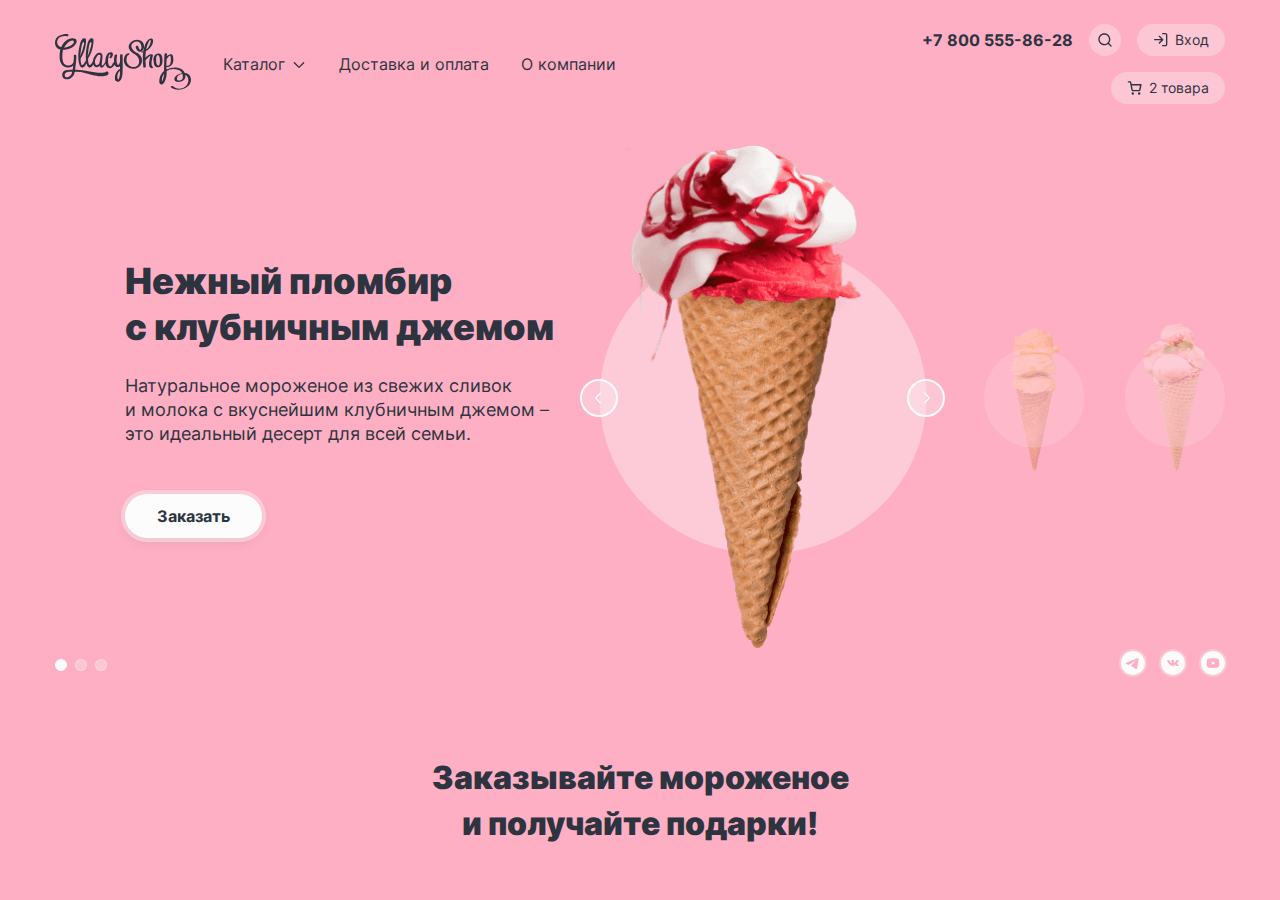
<file: index.html>
<!DOCTYPE html>
<html lang="ru">

  <head>
    <meta charset="utf-8">
    <title>HTML Academy: Глейси</title>
    <link rel="stylesheet" href="styles/styles.css">
    <link rel="icon" type="image/png" sizes="32x32" href="images/favicon.png">
  </head>

  <body>
    <div class="page">
      <div class="page-container">
        <header class="page-header">
          <nav class="navigation">
            <a aria-current="page">
              <img class="logo" src="images/logos/logo.svg" width="137" height="56" alt="Глейси">
            </a>
            <ul class="navigation-list">
              <li class="popover">
                <button class="navigation-link navigation-link-dropdown popover-open" type="button">Каталог</button>
                <ul class="popover-body popover-body-left">
                  <li class="popover-item">
                    <a class="popover-link popover-new" href="#">Новинки</a>
                  </li>

                  <li class="popover-item">
                    <a class="popover-link" href="catalog-creamy.html">Сливочное</a>
                  </li>

                  <li class="popover-item">
                    <a class="popover-link" href="#">Щербеты</a>
                  </li>

                  <li class="popover-item">
                    <a class="popover-link" href="#">Фруктовый лед</a>
                  </li>

                  <li class="popover-item">
                    <a class="popover-link" href="#">Мелорин</a>
                  </li>
                </ul>
              </li>

              <li>
                <a class="navigation-link" href="#">Доставка и оплата</a>
              </li>

              <li>
                <a class="navigation-link" href="#">О компании</a>
              </li>
            </ul>

            <ul class="navigation-user">
              <li>
                <a class="phone" href="tel:+78005558628">+7 800 555-86-28</a>
              </li>

              <li class="popover">
                <a class="navigation-link user-link user-icon popover-open" href="#">
                  <span class="visually-hidden">Поиск</span>
                  <svg class="navigation-icon" width="16" height="16" aria-hidden="true" focusable="false">
                    <use href="images/icons/search.svg#search"></use>
                  </svg>
                </a>
                <form class="popover-body popover-search" action="https://echo.htmlacademy.ru" method="get">
                  <label for="search" class="visually-hidden">Поиск по сайту</label>
                  <input class="form-input" type="search" id="search" name="search" placeholder="Поиск по сайту" required>
                  <button class="search-clear clear-button clear-button-secondary" type="reset">
                    <span class="visually-hidden">Очистить поисковый запрос</span>
                  </button>
                </form>
              </li>

              <li class="popover">
                <a class="navigation-link user-link popover-open" href="#">
                  <svg class="navigation-icon" width="16" height="16" aria-hidden="true" focusable="false">
                    <use href="images/icons/log-in.svg#log-in"></use>
                  </svg>
                  Вход
                </a>

                <div class="popover-body popover-content">
                  <p class="accent-text">Личный кабинет</p>
                  <form class="modal-form" action="https://echo.htmlacademy.ru" method="post">
                    <label for="login-usermail" class="visually-hidden">Email</label>
                    <input class="form-input" type="email" id="login-usermail" name="login_usermail"
                      placeholder="email@example.com" value="email@example.com" required>
                    <label for="login-password" class="visually-hidden">Пароль</label>
                    <input class="form-input" type="password" id="login-password" name="login_password" value="xxxxxx"
                      required>
                    <div class="registration">
                      <button class="button button-accent modal-button" type="submit">Войти</button>
                      <div class="registration-help">
                        <a class="registration-log" href="#">Забыли пароль?</a>
                        <a class="registration-log" href="#">Регистрация</a>
                      </div>
                    </div>
                  </form>
                </div>
              </li>

              <li class="popover">
                <a class="navigation-link user-link popover-open" href="#">
                  <span class="visually-hidden">Корзина</span>
                  <svg class="navigation-icon" width="16" height="16" aria-hidden="true" focusable="false">
                    <use href="images/icons/cart.svg#cart"></use>
                  </svg>
                  2 товара
                </a>

                <!-- Показывается, когда в корзине нет товаров -->
                <!-- <p class="popover-body cart-item-zero">Ваша корзина пока пуста</p> -->

                <form class="popover-body popover-content popover-cart" action="https://echo.htmlacademy.ru" method="post">
                  <p class="accent-text">Корзина</p>
                  <ul class="cart-list">
                    <li class="cart-item">
                      <img src="images/catalog/raspberry-card.png" width="46" height="46" alt="Малинка">
                      <div class="cart-product">
                        <p class="cart-text">Малинка</p>
                        <p class="cart-value">1 кг x 310 ₽</p>
                      </div>
                      <p class="cart-text">310 ₽</p>
                      <button class="clear-button" type="button">
                        <span class="visually-hidden">Удалить</span>
                      </button>
                      <input type="hidden" name="good_ids" value="1">
                    </li>
                    <li class="cart-item">
                      <img src="images/catalog/bubble-gum-card.png" width="46" height="46" alt="Малинка">
                      <div class="cart-product">
                        <p class="cart-text">Бабл-гам</p>
                        <p class="cart-value">1,5 кг x 320 ₽</p>
                      </div>
                      <p class="cart-text">480 ₽</p>
                      <button class="clear-button" type="button">
                        <span class="visually-hidden">Удалить</span>
                      </button>
                      <input type="hidden" name="good_ids" value="2">
                    </li>
                  </ul>
                  <div class="cart-result">
                    <button class="button button-accent" type="submit">Оформить заказ</button>
                    <p class="cart-text cart-price">Итого: 790 ₽</p>
                  </div>
                </form>
              </li>
            </ul>
          </nav>
        </header>
        <main class="main-container main-index">
          <section class="hero" data-slide="1">
            <h1 class="visually-hidden">Глейси</h1>
            <ul class="hero-products" data-slides>
              <li class="hero-products-item" data-current>
                <div>
                  <h2 class="hero-title">Нежный пломбир с&nbsp;клубничным джемом</h2>
                  <p class="hero-text">
                    Натуральное мороженое из свежих сливок и&nbsp;молока с вкуснейшим клубничным джемом – это идеальный десерт для всей семьи.
                  </p>
                  <button class="button" type="button">Заказать</button>
                </div>
                <div class="hero-image-wraper">
                  <img class="hero-image" src="images/slider/strawberry-ice-cream.png" width="327" height="507"
                    alt="Нежный пломбир с клубничным джемом">
                </div>
              </li>

              <li class="hero-products-item">
                <div>
                  <h2 class="hero-title">Сливочное мороженое со вкусом банана</h2>
                  <p class="hero-text">Сливочное мороженое с ярким банановым вкусом подарит вам свежесть и наслаждение
                    даже
                    в
                    самый жаркий
                    летний день.</p>
                  <button class="button" type="button">Заказать</button>
                </div>
                <div class="hero-image-wraper">
                  <img src="images/slider/banana-ice-cream.png" width="312" height="507"
                    alt="Сливочное мороженное со вкусом банана">
                </div>
              </li>

              <li class="hero-products-item">
                <div>
                  <h2 class="hero-title">Карамельный пломбир с маршмеллоу</h2>
                  <p class="hero-text">Необычный сладкий десерт с карамельным топпингом и кусочками зефира завоюет
                    сердца
                    сладкоежек всех
                    возрастов.</p>
                  <button class="button" type="button">Заказать</button>
                </div>
                <div class="hero-image-wraper">
                  <img src="images/slider/caramel-ice-cream.png" width="350" height="507"
                    alt="Карамельный пломбир с маршмеллоу">
                </div>
              </li>
            </ul>
            <button class="hero-gallery-btn hero-gallery-btn-prev" type="button" data-to="3" data-prev>
              <span class="visually-hidden">Назад</span>
            </button>
            <button class="hero-gallery-btn hero-gallery-btn-next" type="button"  data-to="2" data-next>
              <span class="visually-hidden">Вперед</span>
            </button>
            <ul class="hero-mini-list" data-mini>
              <li class="hero-mini-item" data-current>
                <button class="hero-mini hero-mini-strawberry" type="button" data-to="1">
                  <span class="visually-hidden">Слайд 1</span>
                </button>
              </li>
              <li class="hero-mini-item">
                <button class="hero-mini hero-mini-banana" type="button" data-to="2">
                  <span class="visually-hidden">Слайд 2</span>
                </button>
              </li>
              <li class="hero-mini-item">
                <button class="hero-mini hero-mini-caramel" type="button" data-to="3">
                  <span class="visually-hidden">Слайд 3</span>
                </button>
              </li>
            </ul>

            <ol class="slider-pagination" data-pagination>
              <li class="slider-pagination-item">
                <button class="slider-pagination-button" type="button" data-to="1" data-current>
                  <span class="visually-hidden">1 фото</span>
                </button>
              </li>

              <li class="slider-pagination-item">
                <button class="slider-pagination-button" type="button" data-to="2">
                  <span class="visually-hidden">2 фото</span>
                </button>
              </li>

              <li class="slider-pagination-item">
                <button class="slider-pagination-button" type="button" data-to="3">
                  <span class="visually-hidden">3 фото</span>
                </button>
              </li>
            </ol>
            <ul class="hero-social-list social-list">
              <li class="social-item">
                <a class="social-link" href="https://t.me/htmlacademy">
                  <span class="visually-hidden">Телеграм</span>
                  <svg width="24" height="24" aria-hidden="true" focusable="false">
                    <use href="images/icons/social/telegram.svg#telegram"></use>
                  </svg>
                </a>
              </li>

              <li class="social-item">
                <a class="social-link" href="https://vk.com/htmlacademy">
                  <span class="visually-hidden">ВКонтакте</span>
                  <svg width="24" height="24" aria-hidden="true" focusable="false">
                    <use href="images/icons/social/vk.svg#vk"></use>
                  </svg>
                </a>
              </li>

              <li class="social-item">
                <a class="social-link" href="https://www.youtube.com/user/htmlacademy">
                  <span class="visually-hidden">YouTube</span>
                  <svg width="24" height="24" aria-hidden="true" focusable="false">
                    <use href="images/icons/social/youtube.svg#youtube"></use>
                  </svg>
                </a>
              </li>
            </ul>
          </section>

          <section class="presents">
            <h2 class="main-heading">Заказывайте мороженое <br> и получайте подарки!</h2>
            <ul class="presents-list">
              <li class="presents-item">
                <h3 class="presents-title">Малинка даром!</h3>
                <p class="presents-description">При покупке 2 кг любого фруктового мороженого добавим в&nbsp;ваш заказ банку
                  малинового варенья бесплатно.</p>
                <button class="button presents-button" type="button">Хочу подарок</button>
                <img class="presents-image" src="images/article/raspberry.png" width="219" height="268"
                  alt="Малинка в подарок">
              </li>

              <li class="presents-item">
                <h3 class="presents-title">Маршмеллоу даром!</h3>
                <p class="presents-description">При покупке 2 кг пломбира добавим в&nbsp;ваш заказ упаковку нежных зефирок
                  совершенно бесплатно.</p>
                <button class="button presents-button" type="button">Хочу подарок</button>
                <img class="presents-image" src="images/article/marshmallow.png" width="219" height="268"
                  alt="Маршмеллоу в подарок">
              </li>
            </ul>
          </section>

          <section class="catalog">
            <h2 class="main-heading">Попробуйте самые популярные <br> вкусы нашего мороженого</h2>
            <ul class="catalog-list">
              <li class="catalog-item">
                <img class="catalog-image" src="images/catalog/raspberry-card.png" width="168" height="168"
                  alt="Малинка">
                <h3 class="catalog-name">Малинка</h3>
                <p class="catalog-text">Сливочное мороженое с&nbsp;малиновым джемом</p>
                <div class="catalog-footer">
                  <b class="catalog-price">310 ₽/кг</b>
                  <button class="basket-button" type="button">
                    <span class="visually-hidden">В корзину</span>
                    <svg class="basket-icon" width="16" height="16" aria-hidden="true" focusable="false">
                      <use href="images/icons/cart.svg#cart"></use>
                    </svg>
                  </button>
                </div>
              </li>

              <li class="catalog-item">
                <img class="catalog-image" src="images/catalog/pistachio-card.png" width="168" height="168"
                  alt="Фисташка">
                <h3 class="catalog-name">Фисташка</h3>
                <p class="catalog-text">Фисташковый пломбир с&nbsp;кусочками шоколада</p>
                <div class="catalog-footer">
                  <b class="catalog-price">340 ₽/кг</b>
                  <button class="basket-button" type="button">
                    <span class="visually-hidden">В корзину</span>
                    <svg class="basket-icon" width="16" height="16" aria-hidden="true" focusable="false">
                      <use href="images/icons/cart.svg#cart"></use>
                    </svg>
                  </button>
                </div>
              </li>

              <li class="catalog-item">
                <img class="catalog-image" src="images/catalog/blueberry-card.png" width="168" height="168"
                  alt="Черника">
                <h3 class="catalog-name">Черника</h3>
                <p class="catalog-text">Крем-брюле с&nbsp;черничным джемом</p>
                <div class="catalog-footer">
                  <b class="catalog-price">330 ₽/кг</b>
                  <button class="basket-button" type="button">
                    <span class="visually-hidden">В корзину</span>
                    <svg class="basket-icon" width="16" height="16" aria-hidden="true" focusable="false">
                      <use href="images/icons/cart.svg#cart"></use>
                    </svg>
                  </button>
                </div>
              </li>

              <li class="catalog-item">
                <img class="catalog-image" src="images/catalog/bubble-gum-card.png" width="168" height="168"
                  alt="Бабл-гам">
                <h3 class="catalog-name">Бабл-гам</h3>
                <p class="catalog-text">Ванильный пломбир со&nbsp;сладкой посыпкой</p>
                <div class="catalog-footer">
                  <b class="catalog-price">320 ₽/кг</b>
                  <button class="basket-button" type="button">
                    <span class="visually-hidden">В корзину</span>
                    <svg class="basket-icon" width="16" height="16" aria-hidden="true" focusable="false">
                      <use href="images/icons/cart.svg#cart"></use>
                    </svg>
                  </button>
                </div>
              </li>
            </ul>
          </section>

          <section class="about">
            <div class="about-wrapper">
              <h2 class="main-heading">Магазин Глейси – это онлайн и офлайн-магазин по продаже мороженого собственного производства на развес</h2>
              <ul class="about-list">
                <li class="about-item about-item-icecream">
                  <p class="main-text">
                    Всё наше мороженое изготавливается на&nbsp;собственном производстве с&nbsp;использованием современного оборудования и проверенных временем технологий.
                  </p>
                </li>

                <li class="about-item about-item-ingredients">
                  <p class="main-text">
                    Закупка ингредиентов производится только у&nbsp;проверенных фермерских хозяйств, с&nbsp;которыми нас&nbsp;связывает долговременное сотрудничество.
                  </p>
                </li>

                <li class="about-item about-item-milk">
                  <p class="main-text">
                    Для приготовления мороженого используются сливки и молоко высочайшего качества. Все ингредиенты и&nbsp;добавки произведены из натурального сырья.
                  </p>
                </li>

                <li class="about-item about-item-delivery">
                  <p class="main-text">
                    Доставка нашего мороженого осуществляется в специальном термопаке, который не даёт мороженому растаять и позволяет сохранить превосходный вкус.
                  </p>
                </li>
              </ul>
            </div>
          </section>

          <div class="block-wraper">
            <article class="news">
              <h2 class="main-text">Новое в нашем блоге</h2>
              <a class="accent-text" href="#">
                10 способов сервировки фруктовых щербетов к&nbsp;столу
              </a>
            </article>
            <form class="subscription" action="https://echo.htmlacademy.ru" method="post">
              <div class="subscription-wrapper">
                <p class="main-text subscription-text">
                  Подпишитесь на нашу сладкую рассылку и будьте всегда в&nbsp;курсе всего самого вкусного, что у нас происходит. Обещаем не спамить и не слать всякой ненужной ерунды. Честно =)
                </p>
                <label for="subscription-usermail" class="visually-hidden">Email</label>
                <input class="form-input" type="email" id="subscription-usermail" name="subscription_usermail" placeholder="email@example.com" required>
                <button class="button button-accent subscription-button" type="submit">Отправить</button>
              </div>
            </form>
          </div>

          <section class="delivery">
            <div class="delivery-wrapper-text">
              <h2 class="main-heading delivery-heading">Доставка любимого мороженого на дом</h2>
              <p class="main-text">
                Хочется полакомиться любимым десертом, но&nbsp;нет времени съездить в&nbsp;магазин? Закажите доставку мороженого
                на
                дом, и курьер привезет вам ваш заказ в течении часа!
              </p>
            </div>
            <form class="delivery-form" action="https://echo.htmlacademy.ru" method="post">
              <p class="main-text delivery-form-text">Укажите адрес и дату доставки, и мы свяжемся с&nbsp;вами, чтобы
                подтвердить
                заказ.</p>
              <p class="delivery-form-info">
                <label class="form-label" for="delivery-date">Дата
                  <span class="info" tabindex="0">
                    <span class="info-text">Введите дату заказа</span>
                  </span>
                </label>
                <input class="form-input" type="text" id="delivery-date" name="delivery_date" placeholder="01.04.2020">
              </p>

              <p class="delivery-form-info delivery-form-info-2">
                <label class="form-label" for="delivery-phone">Телефон</label>
                <input class="form-input" type="tel" id="delivery-phone" name="delivery_phone"
                  placeholder="+7 800 999-00-00" required>
              </p>

              <p class="delivery-form-info delivery-form-info-3">
                <label class="form-label" for="delivery-address">Адрес
                  <span class="info" tabindex="0">
                    <span class="info-text">Введите название улицы, дома и квартиры</span>
                  </span>
                </label>
                <input class="form-input" type="text" id="delivery-address" name="delivery_address"
                  placeholder="ул. Большая Конюшенная, 19/8">
              </p>
              <button class="button button-accent delivery-form-button" type="submit">Отправить</button>
            </form>
          </section>

          <section class="contacts">
            <div class="contact-box">
              <ul class="contact-list">
                <li class="contact-item">
                  <h3 class="visually-hidden">Адрес</h3>
                  <p class="main-text">Адрес главного офиса<br>и&nbsp;офлайн-магазина:</p>
                  <address class="contact-text">наб. реки Карповки, 5&nbsp;лит&nbsp;П, Санкт-Петербург</address>
                </li>

                <li class="contact-item">
                  <h3 class="visually-hidden">Телефон</h3>
                  <p class="main-text addition-text">Для заказов по телефону:</p>
                  <a href="tel:+78128121212" class="contact-text">+7 (812) 812-12-12</a>
                  <p class="main-text main-text-small">(с 10 до 20 ежедневно)</p>
                </li>
              </ul>
              <button class="button button-accent contact-button" type="button" data-open="feedback">Форма обратной
                связи</button>
            </div>
          </section>
        </main>
        <footer class="page-footer page-footer-home">
          <ul class="page-footer-social-list social-list">
            <li class="social-item">
              <a class="social-link" href="https://t.me/htmlacademy">
                <span class="visually-hidden">Телеграм</span>
                <svg width="24" height="24" aria-hidden="true" focusable="false">
                  <use href="images/icons/social/telegram.svg#telegram"></use>
                </svg>
              </a>
            </li>

            <li class="social-item">
              <a class="social-link" href="https://vk.com/htmlacademy">
                <span class="visually-hidden">ВКонтакте</span>
                <svg width="24" height="24" aria-hidden="true" focusable="false">
                  <use href="images/icons/social/vk.svg#vk"></use>
                </svg>
              </a>
            </li>

            <li class="social-item">
              <a class="social-link" href="https://www.youtube.com/user/htmlacademy">
                <span class="visually-hidden">YouTube</span>
                <svg width="24" height="24" aria-hidden="true" focusable="false">
                  <use href="images/icons/social/youtube.svg#youtube"></use>
                </svg>
              </a>
            </li>
          </ul>

          <ul class="footer-about-list">
            <li class="footer-about-item footer-about-provider">
              <a class="footer-link" href="#"><strong>Для поставщиков</strong></a>
            </li>

            <li class="footer-about-item">
              <a class="footer-link" href="#">Наши документы</a>
            </li>

            <li class="footer-about-item">
              <a class="footer-link" href="#">О производстве</a>
            </li>

            <li class="footer-about-item">
              <a class="footer-link" href="#">Экологические стандарты</a>
            </li>
          </ul>
          <div>
            <a class="htmlacademy-logo" href="https://htmlacademy.ru/">
              <img src="images/logos/logo-htmlacademy.svg" width="93" height="27" alt=".htmlacademy">
            </a>
            <p class="htmlacademy">
              Сделано в
              <a class="htmlacademy-link" href="https://htmlacademy.ru/">.html academy</a>
              © 2021
            </p>
          </div>
        </footer>
      </div>
    </div>

    <div class="modal hidden" data-modal="feedback">
      <div class="modal-content">
        <button class="modal-close" type="button">
          <span class="visually-hidden">Закрыть окно</span>
          <svg width="20" height="20" aria-hidden="true" focusable="false">
            <use href="images/icons/cross.svg#cross"></use>
          </svg>
        </button>
        <p class="accent-text">
          Мы обязательно ответим вам!
        </p>
        <form class="modal-form" action="https://echo.htmlacademy.ru" method="post">
          <label for="feedback-username" class="visually-hidden">Имя и фамилия</label>
          <input class="form-input" type="text" id="feedback-username" name="feedback_username"
            placeholder="Имя и фамилия" required>
          <label for="feedback-usermail" class="visually-hidden">Email</label>
          <input class="form-input" type="email" id="feedback-usermail" name="feedback_usermail"
            placeholder="email@example.com" required>
          <label for="feedback-message" class="visually-hidden">Сообщение</label>
          <textarea class="form-input form-input-message" id="feedback-message" placeholder="В свободной форме" required></textarea>

          <button class="button button-accent modal-button" type="submit">Отправить</button>
        </form>
      </div>
    </div>

    <script src="scripts/scripts.js"></script>
  </body>

</html>
</file>
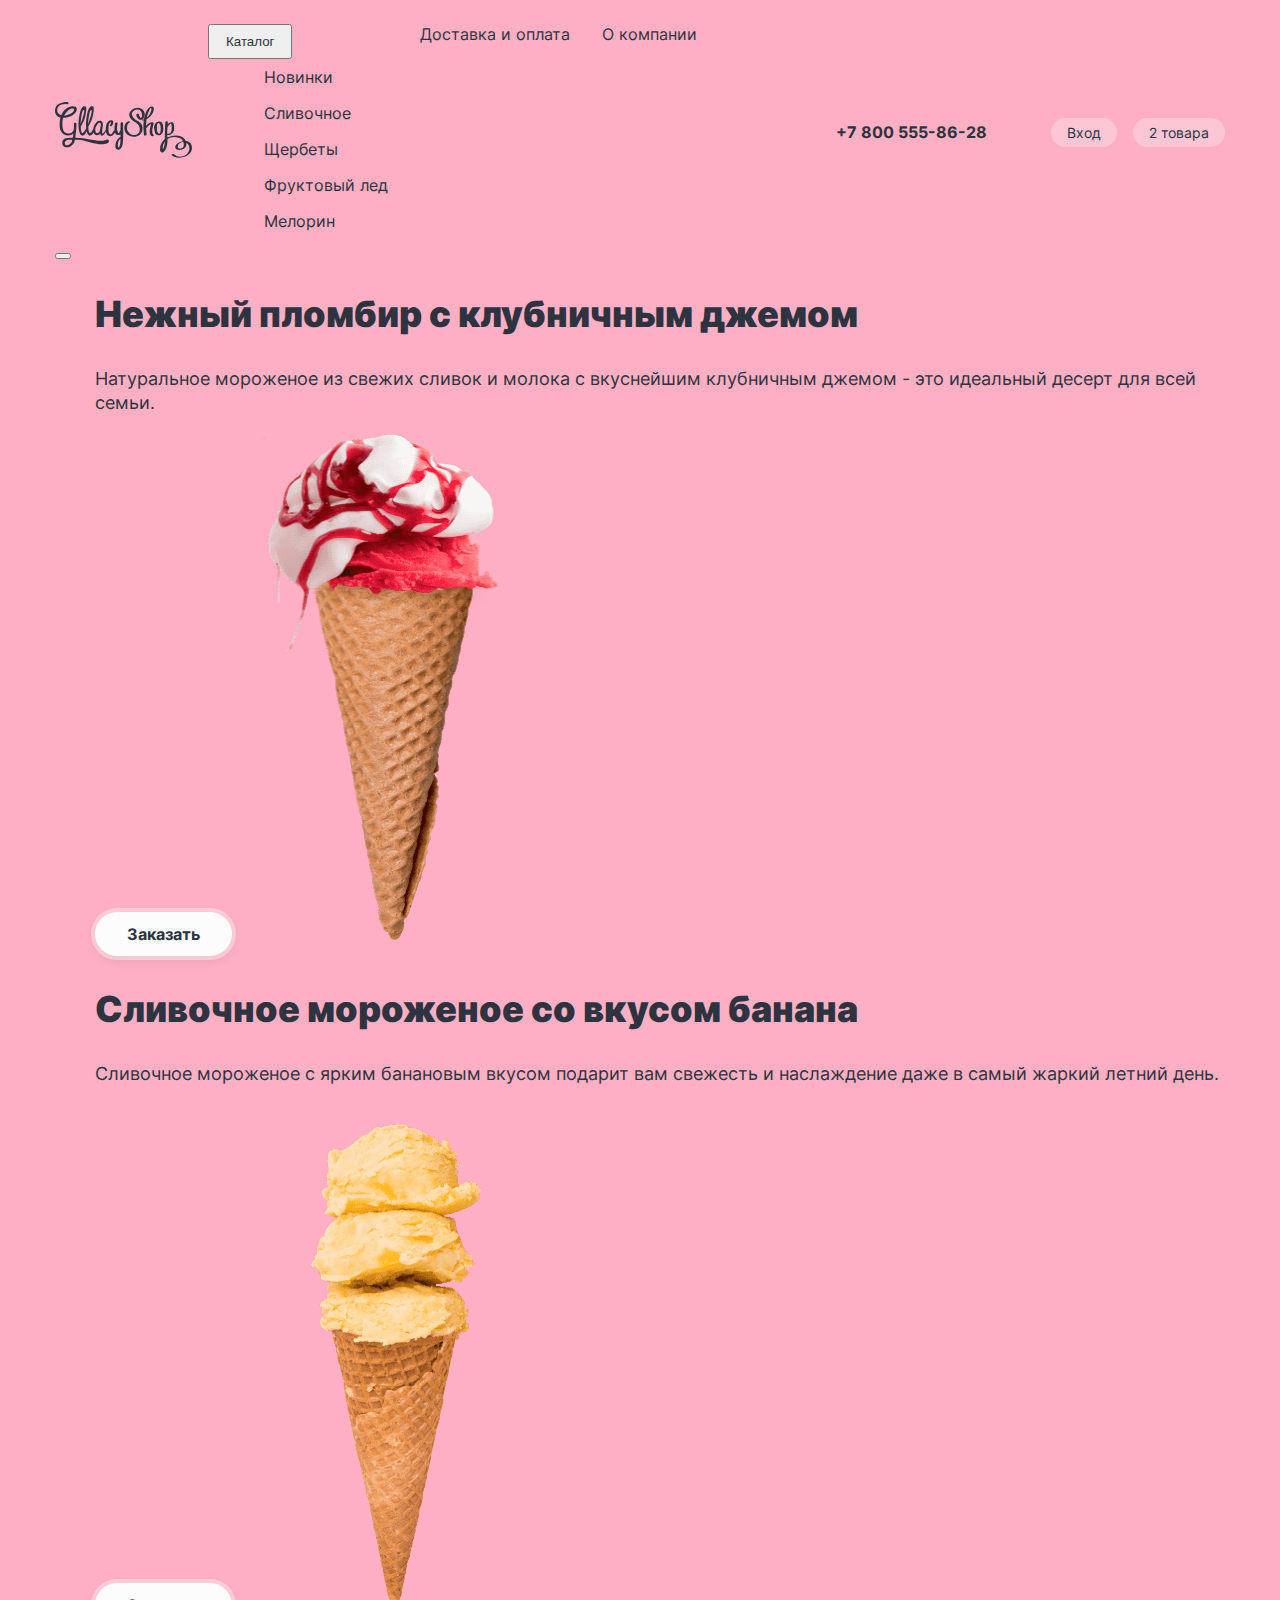
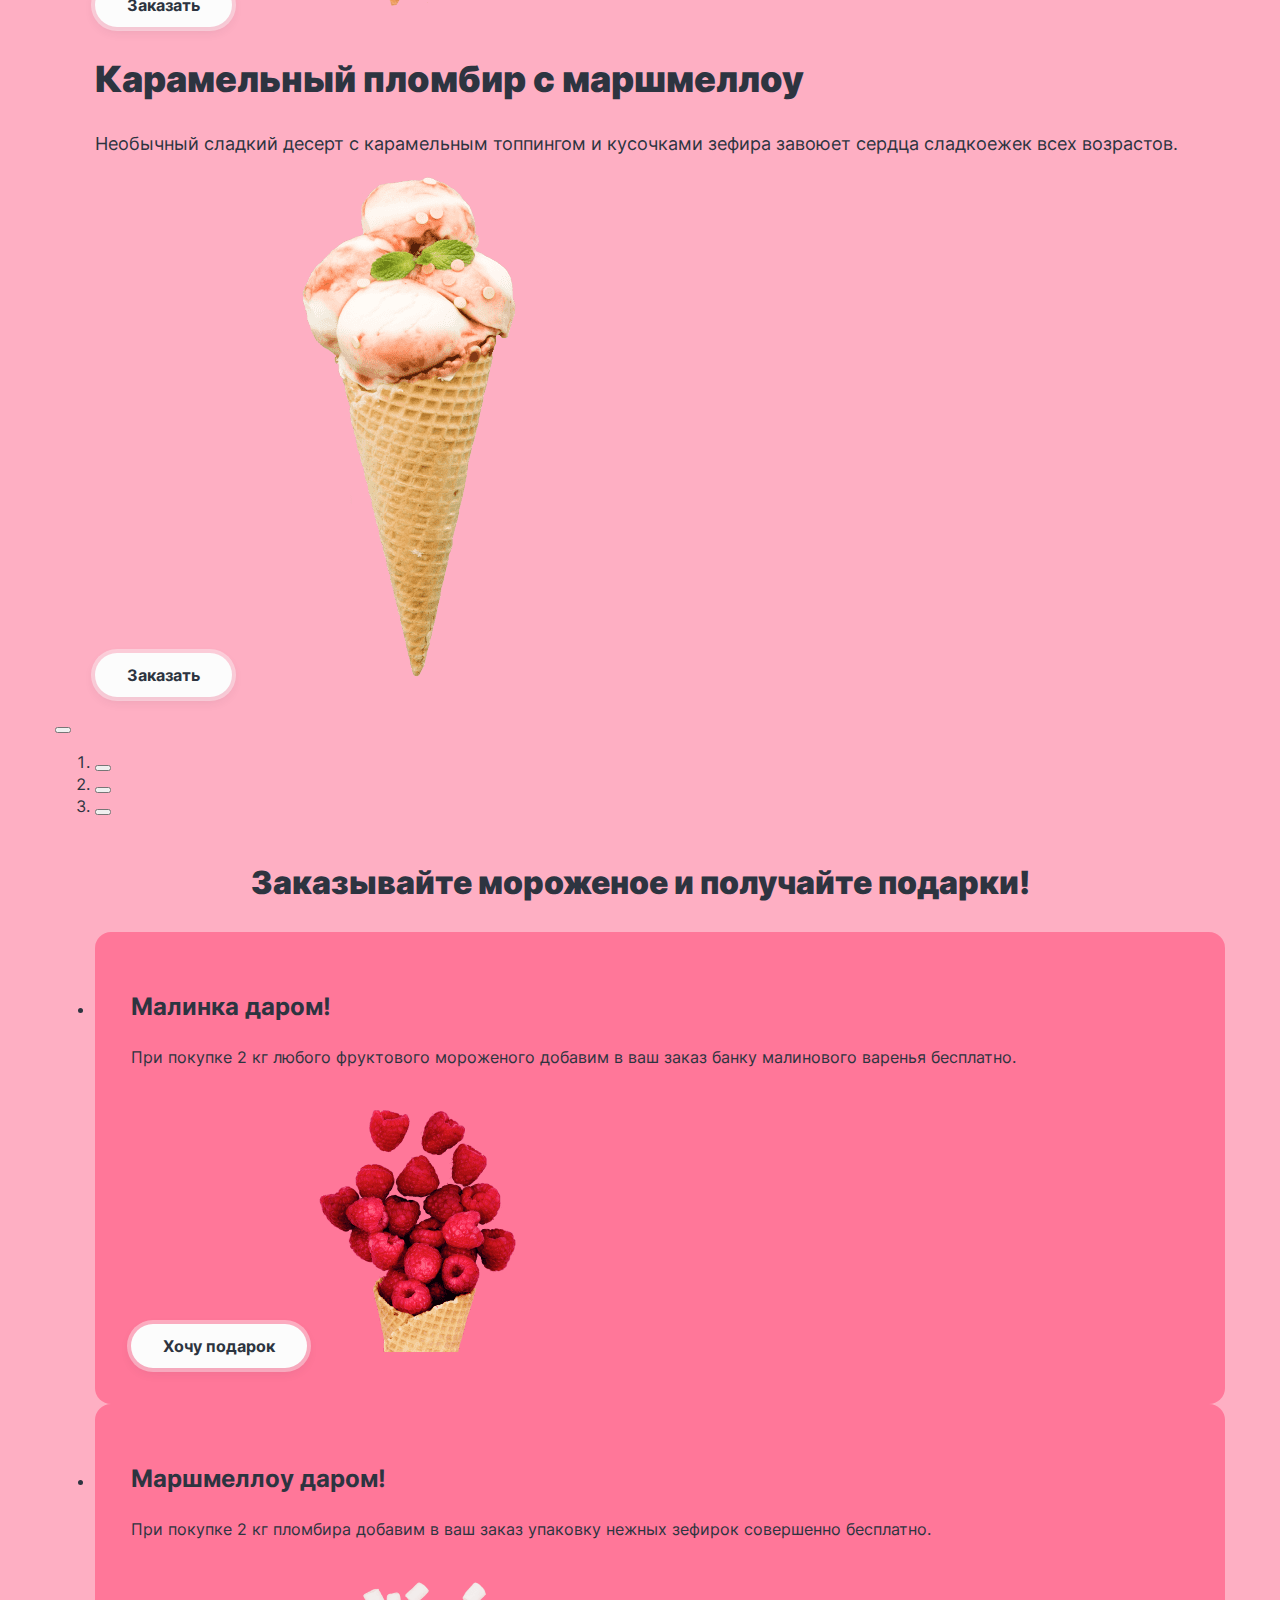
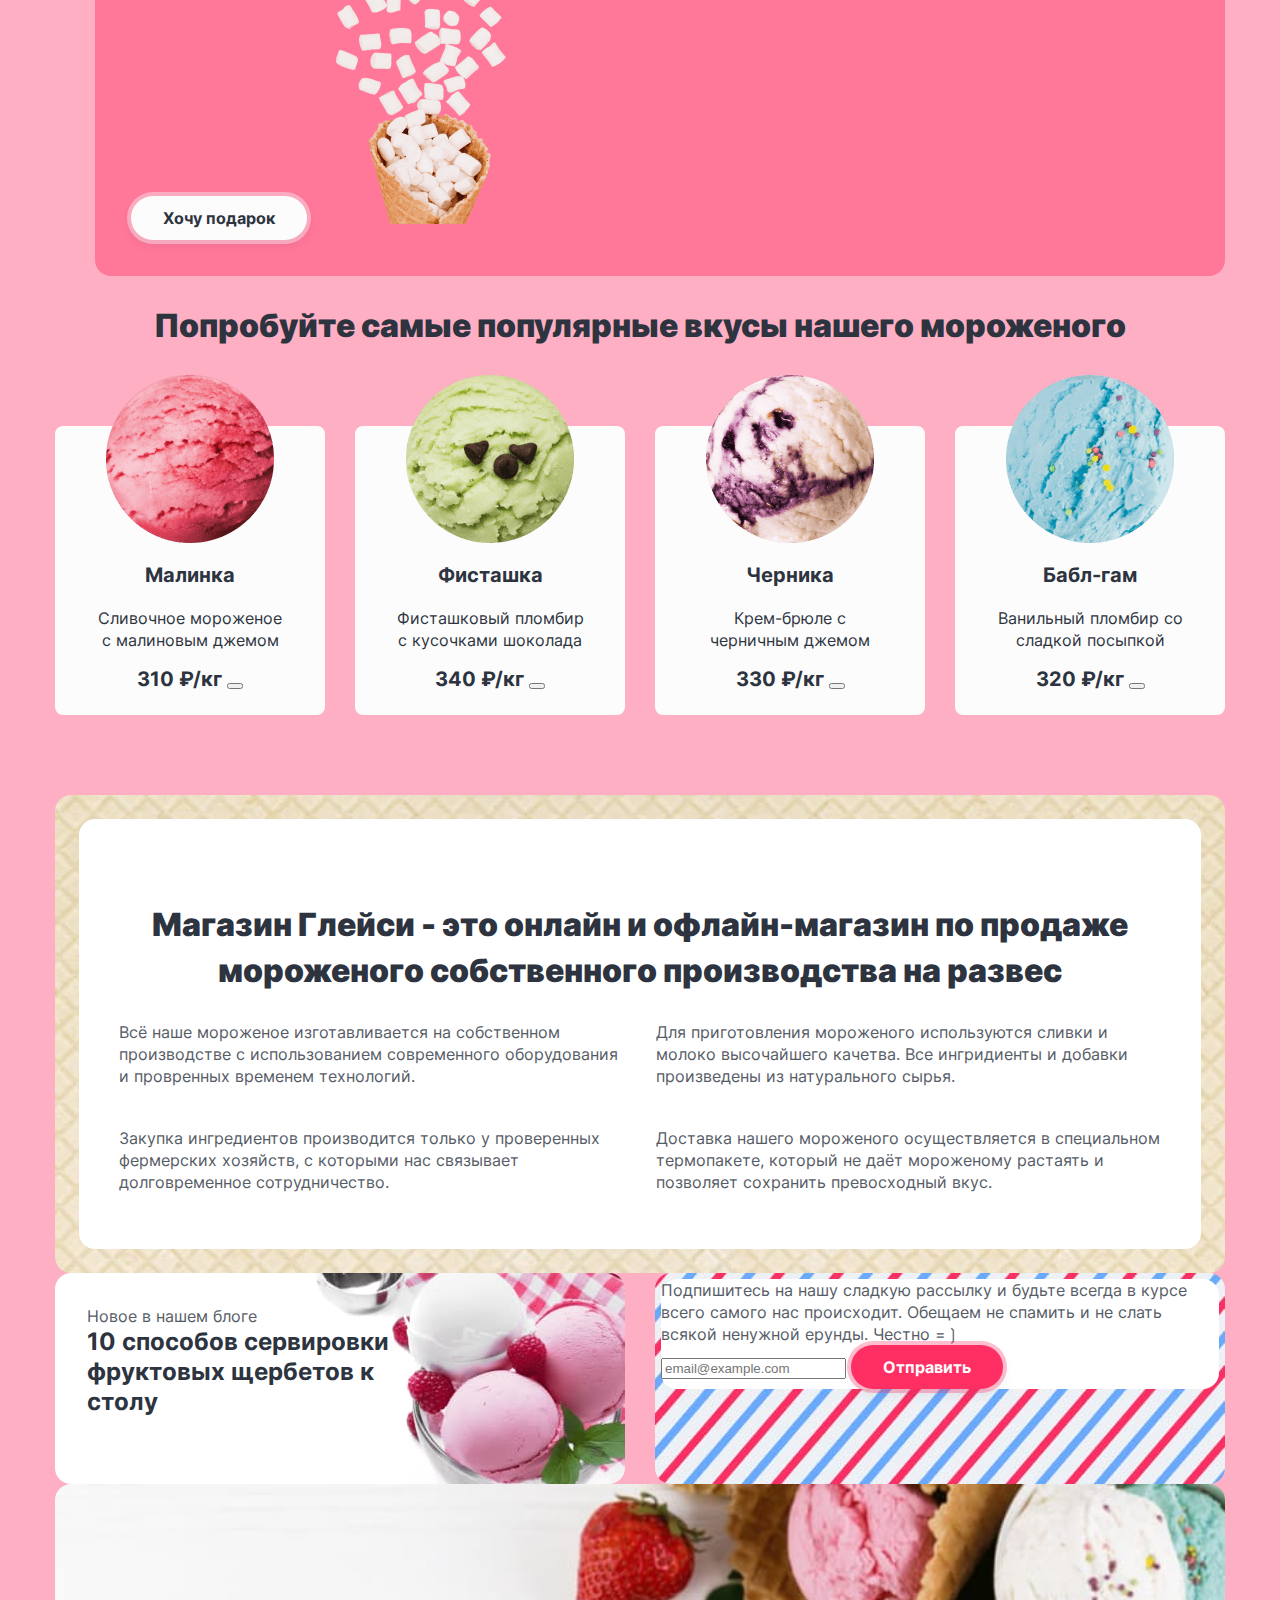
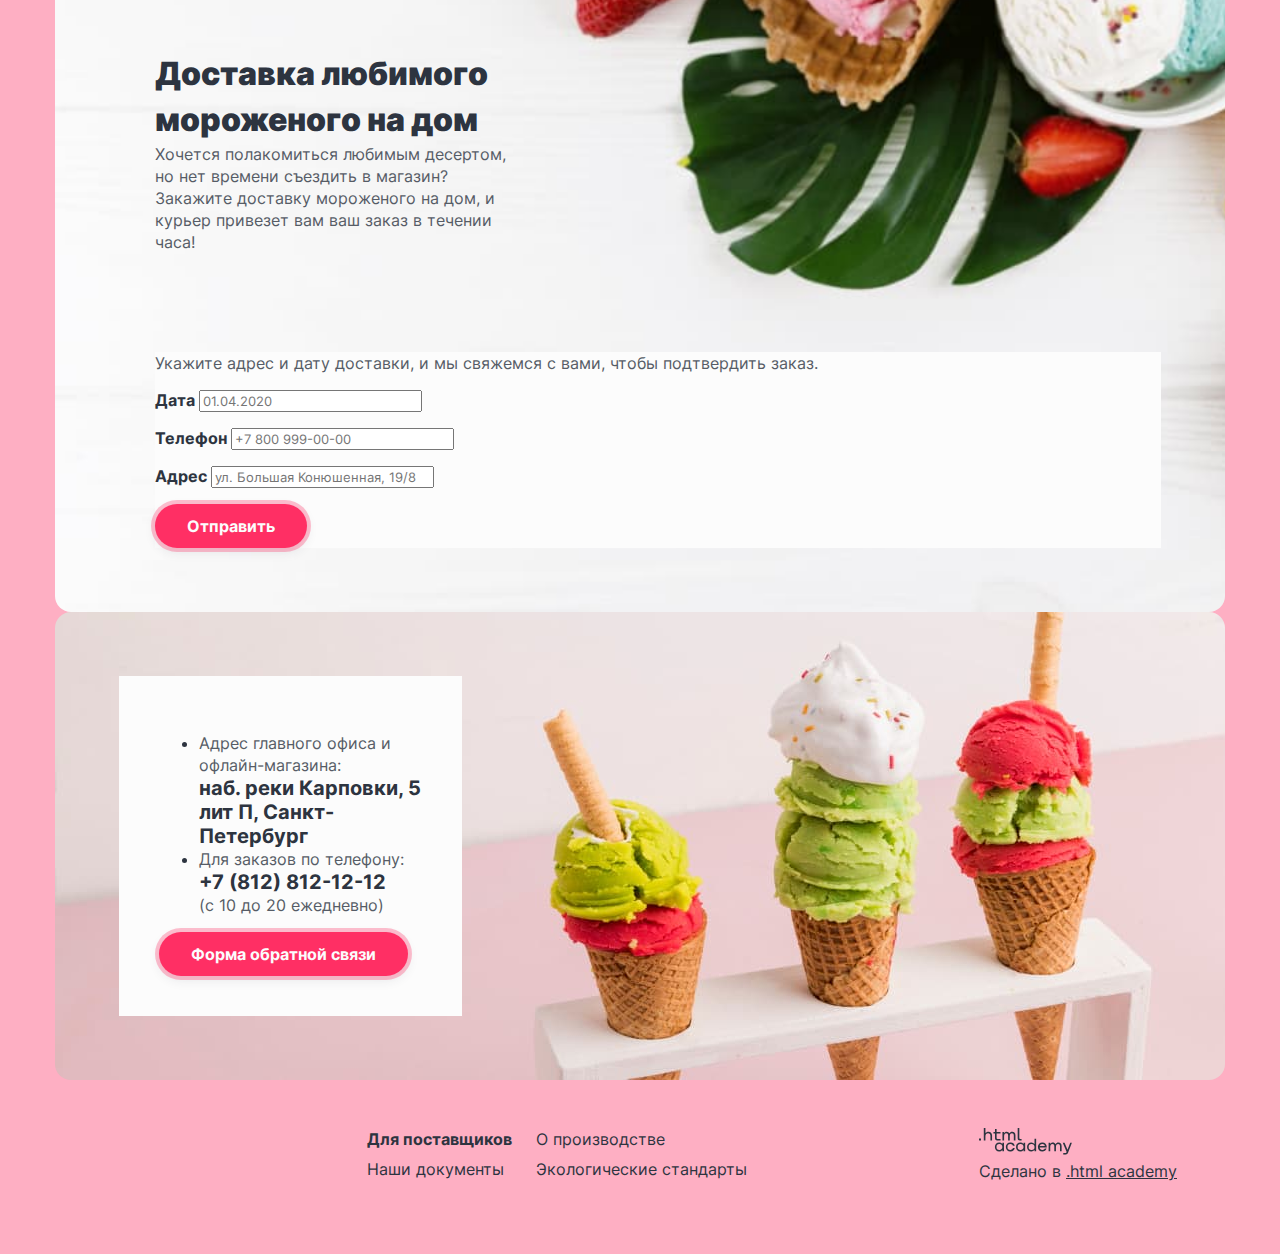
<file: 6/index.html>
<!DOCTYPE html>
<html lang="ru">

  <head>
    <meta charset="utf-8">
    <title>HTML Academy: Глейси</title>
    <link rel="stylesheet" href="styles/styles.css">
    <base href="https://htmlacademy-htmlcss.github.io/2406519-gllacy-1/6/">
</head>

  <body>
    <header class="page-header">
      <nav class="navigation">
        <a><img class="logo" src="images/logos/logo.svg" width="137" height="56" alt="Глейси"></a>
        <ul class="navigation-list">
          <li>
            <button class="navigation-link" type="button">Каталог</button>
            <ul>
              <li class="popover-item">
                <a class="popover-link" href="catalog-creamy.html">Новинки</a>
              </li>

              <li class="popover-item">
                <a class="popover-link" href="catalog-creamy.html">Сливочное</a>
              </li>

              <li class="popover-item">
                <a class="popover-link" href="#">Щербеты</a>
              </li>

              <li class="popover-item">
                <a class="popover-link" href="#">Фруктовый лед</a>
              </li>

              <li class="popover-item">
                <a class="popover-link" href="#">Мелорин</a>
              </li>
            </ul>
          </li>

          <li>
            <a class="navigation-link" href="#">Доставка и оплата</a>
          </li>

          <li>
            <a class="navigation-link" href="#">О компании</a>
          </li>
        </ul>

        <ul class="navigation-user">
          <li>
            <a class="phone" href="tel:+78005558628">+7 800 555-86-28</a>
          </li>

          <li>
            <a class="navigation-link" href="#">
              <span class="visually-hidden">Поиск</span>
            </a>
          </li>

          <li>
            <a class="navigation-link user-data" href="#">Вход</a>
          </li>

          <li>
            <a class="navigation-link user-data" href="#">
              <span class="visually-hidden">Корзина</span>
              2 товара
            </a>
          </li>
        </ul>
      </nav>
    </header>
    <main class="main-container main-index">
      <section class="hero">
        <h1 class="visually-hidden">Глейси</h1>
        <button class="hero-gallery-btn" type="button">
          <span class="visually-hidden">Назад</span>
        </button>
        <ul class="hero-products">
          <li>
            <h2 class="hero-title">Нежный пломбир с клубничным джемом</h2>
            <p class="hero-text">Натуральное мороженое из свежих сливок и молока с вкуснейшим клубничным джемом - это
              идеальный десерт для
              всей семьи.</p>
            <button class="button" type="button">Заказать</button>
            <!-- либо это ссылка на другую страницу, и параметры этой ссылки обрабатываются так, что товар добавляется в корзину на сервере и/или в браузере. -->
            <!-- либо это  форма (form action) отправки данных о заказе на сервер с единственной кнопкой с type="submit"-->
            <!-- либо связать все три кнопки со скрытой формой через атрибут form. -->
            <img src="images/slider/strawberry-ice-cream.png" width="327" height="507"
              alt="Нежный пломбир с клубничным джемом">
          </li>

          <li>
            <h2 class="hero-title">Сливочное мороженое со вкусом банана</h2>
            <p class="hero-text">Сливочное мороженое с ярким банановым вкусом подарит вам свежесть и наслаждение даже
              в
              самый жаркий
              летний день.</p>
            <button class="button button-all" type="button">Заказать</button>
            <img src="images/slider/banana-ice-cream.png" width="312" height="507"
              alt="Сливочное мороженное со вкусом банана">
          </li>

          <li>
            <h2 class="hero-title">Карамельный пломбир с маршмеллоу</h2>
            <p class="hero-text">Необычный сладкий десерт с карамельным топпингом и кусочками зефира завоюет сердца
              сладкоежек всех
              возрастов.</p>
            <button class="button button-all" type="button">Заказать</button>
            <img src="images/slider/caramel-ice-cream.png" width="350" height="507"
              alt="Карамельный пломбир с маршмеллоу">
          </li>
        </ul>
        <button class="hero-gallery-btn" type="button">
          <span class="visually-hidden">Вперед</span>
        </button>

        <ol class="slider-pagination">
          <li class="slider-pagination-item">
            <button class="slider-pagination-button slider-pagination-button-current" type="button">
              <span class="visually-hidden">1 фото</span>
            </button>
          </li>

          <li class="slider-pagination-item">
            <button class="slider-pagination-button" type="button">
              <span class="visually-hidden">2 фото</span>
            </button>
          </li>

          <li class="slider-pagination-item">
            <button class="slider-pagination-button" type="button">
              <span class="visually-hidden">3 фото</span>
            </button>
          </li>
        </ol>
        <ul class="social-list social-list-hero">
          <li class="social-item">
            <a class="social-link" href="https://t.me/htmlacademy">
              <span class="visually-hidden">Телеграм</span>
            </a>
          </li>

          <li class="social-item">
            <a class="social-link" href="https://vk.com/htmlacademy">
              <span class="visually-hidden">ВКонтакте</span>
            </a>
          </li>

          <li class="social-item">
            <a class="social-link" href="https://www.youtube.com/user/htmlacademy">
              <span class="visually-hidden">YouTube</span>
            </a>
          </li>
        </ul>
      </section>

      <section class="presents">
        <h2 class="main-heading">Заказывайте мороженое и получайте подарки!</h2>
        <ul class="presents-list">
          <li class="presents-item">
            <h3 class="presents-title">Малинка даром!</h3>
            <p class="presents-description">При покупке 2 кг любого фруктового мороженого добавим в ваш заказ банку
              малинового варенья бесплатно.</p>
            <button class="button" type="button">Хочу подарок</button>
            <img src="images/article/raspberry.png" width="219" height="268" alt="Малинка в подарок">
          </li>

          <li class="presents-item">
            <h3 class="presents-title">Маршмеллоу даром!</h3>
            <p class="presents-description">При покупке 2 кг пломбира добавим в ваш заказ упаковку нежных зефирок
              совершенно бесплатно.</p>
            <button class="button" type="button">Хочу подарок</button>
            <img src="images/article/marshmallow.png" width="219" height="268" alt="Маршмеллоу в подарок">
          </li>
        </ul>
      </section>

      <section class="catalog">
        <h2 class="main-heading">Попробуйте самые популярные вкусы нашего мороженого</h2>
        <ul class="catalog-list">
          <li class="catalog-item">
            <img class="catalog-image" src="images/catalog/raspberry-card.png" width="168" height="168" alt="Малинка">
            <h3 class="catalog-name">Малинка</h3>
            <p class="catalog-text">Сливочное мороженое с малиновым джемом</p>
            <b class="services-price">310 ₽/кг</b>
            <button class="basket-button" type="button"><span class="visually-hidden">В корзину</span></button>
          </li>

          <li class="catalog-item">
            <img class="catalog-image" src="images/catalog/pistachio-card.png" width="168" height="168" alt="Фисташка">
            <h3 class="catalog-name">Фисташка</h3>
            <p class="catalog-text">Фисташковый пломбир с кусочками шоколада</p>
            <b class="services-price">340 ₽/кг</b>
            <button class="basket-button" type="button"><span class="visually-hidden">В корзину</span></button>
          </li>

          <li class="catalog-item">
            <img class="catalog-image" src="images/catalog/blueberry-card.png" width="168" height="168" alt="Черника">
            <h3 class="catalog-name">Черника</h3>
            <p class="catalog-text">Крем-брюле с черничным джемом</p>
            <b class="services-price">330 ₽/кг</b>
            <button class="basket-button" type="button"><span class="visually-hidden">В корзину</span></button>
          </li>

          <li class="catalog-item">
            <img class="catalog-image" src="images/catalog/bubble-gum-card.png" width="168" height="168" alt="Бабл-гам">
            <h3 class="catalog-name">Бабл-гам</h3>
            <p class="catalog-text">Ванильный пломбир со сладкой посыпкой</p>
            <b class="services-price">320 ₽/кг</b>
            <button class="basket-button" type="button"><span class="visually-hidden">В корзину</span></button>
          </li>
        </ul>
      </section>

      <section class="about">
        <div class="about-wrapper">
          <h2 class="main-heading">Магазин Глейси - это онлайн и офлайн-магазин по продаже мороженого собственного
            производства на
            развес</h2>
          <ul class="about-list">
            <li class="about-list-text">
              <p class="main-text">Всё наше мороженое изготавливается на собственном производстве с
                использованием
                современного оборудования
                и провренных временем технологий.</p>
            </li>

            <li class="about-list-text">
              <p class="main-text">Для приготовления мороженого используются сливки и молоко высочайшего
                качетва.
                Все ингридиенты и добавки
                произведены из натурального сырья.</p>
            </li>

            <li class="about-list-text">
              <p class="main-text">Закупка ингредиентов производится только у проверенных фермерских хозяйств, с
                которыми нас связывает
                долговременное сотрудничество.</p>
            </li>

            <li class="about-list-text">
              <p class="main-text">Доставка нашего мороженого осуществляется в специальном термопакете, который
                не
                даёт мороженому растаять
                и позволяет сохранить превосходный вкус.</p>
            </li>
          </ul>
        </div>
      </section>

      <div class="block-wraper">
        <article class="news">
          <p class="page-text main-text">Новое в нашем блоге</p>
          <a class="news-text" href="#">
            10 способов сервировки фруктовых щербетов к столу
          </a>
        </article>
        <form class="subscription" action="https://echo.htmlacademy.ru" method="post">
          <div class="subscription-wrapper">
            <p class="page-text main-text">Подпишитесь на нашу сладкую рассылку и будьте всегда в курсе всего
              самого
              нас происходит. Обещаем не спамить и не слать всякой ненужной ерунды. Честно =&rbbrk;
            </p>
            <label for="subscription-usermail" class="visually-hidden">email@example.com</label>
            <input type="email" id="subscription-usermail" name="subscription_usermail" placeholder="email@example.com">
            <button class="button button-accent" type="submit">Отправить</button>
          </div>
        </form>
      </div>

      <section class="delivery">
        <div class="delivery-wrapper">
          <h2 class="main-heading delivery-heading">Доставка любимого мороженого на дом</h2>
          <p class="page-text main-text">
            Хочется полакомиться любимым десертом, но нет времени съездить в магазин? Закажите доставку мороженого на
            дом, и курьер привезет вам ваш заказ в течении часа!
          </p>
        </div>
        <form class="delivery-form" action="https://echo.htmlacademy.ru" method="post">
          <p class="page-text main-text">Укажите адрес и дату доставки, и мы свяжемся с вами, чтобы подтвердить
            заказ.</p>
          <p class="delivery-form-info">
            <label class="form-label" for="delivery-date">Дата</label>
            <input class="delivery-form-input" type="text" id="delivery-date" name="delivery_date"
              placeholder="01.04.2020">
          </p>

          <p class="delivery-form-info">
            <label class="form-label" for="delivery-phone">Телефон</label>
            <input class="delivery-form-input" type="tel" id="delivery-phone" name="delivery_phone"
              placeholder="+7 800 999-00-00" required>
          </p>

          <p class="delivery-form-info">
            <label class="form-label" for="delivery-address">Адрес</label>
            <input class="delivery-form-input" type="text" id="delivery-address" name="delivery_address"
              placeholder="ул. Большая Конюшенная, 19/8">
          </p>
          <button class="button button-accent" type="submit">Отправить</button>
        </form>
      </section>

      <section class="contacts">
        <div class="contact-box">
          <ul class="contact-list">
            <li class="contact-item">
              <h3 class="visually-hidden">Адрес</h3>
              <p class="page-text main-text">Адрес главного офиса и офлайн-магазина:</p>
              <address class="contact-text">наб. реки Карповки, 5 лит П, Санкт-Петербург</address>
            </li>

            <li class="contact-item">
              <h3 class="visually-hidden">Телефон</h3>
              <p class="page-text main-text">Для заказов по телефону:</p>
              <a href="tel:+78128121212" class="contact-text">+7 (812) 812-12-12</a>
              <p class="page-text main-text">(с 10 до 20 ежедневно)</p>
            </li>
          </ul>
          <button class="button button-accent" type="button">Форма обратной связи</button>
        </div>
      </section>
    </main>
    <footer class="page-footer">
      <ul class="social-list">
        <li class="social-item">
          <a class="social-link" href="https://t.me/htmlacademy">
            <span class="visually-hidden">Телеграм</span>
          </a>
        </li>

        <li class="social-item">
          <a class="social-link" href="https://vk.com/htmlacademy">
            <span class="visually-hidden">ВКонтакте</span>
          </a>
        </li>

        <li class="social-item">
          <a class="social-link" href="https://www.youtube.com/user/htmlacademy">
            <span class="visually-hidden">YouTube</span>
          </a>
        </li>
      </ul>

      <ul class="footer-about-list">
        <li class="footer-about-item">
          <a class="footer-link" href="#"><strong>Для поставщиков</strong></a>
        </li>

        <li class="footer-about-item">
          <a class="footer-link" href="#">О производстве</a>
        </li>

        <li class="footer-about-item">
          <a class="footer-link" href="#">Наши документы</a>
        </li>

        <li class="footer-about-item">
          <a class="footer-link" href="#">Экологические стандарты</a>
        </li>
      </ul>
      <div>
        <a href="https://htmlacademy.ru/">
          <img src="images/logos/logo-htmlacademy.svg" width="93" height="27" alt=".htmlacademy">
        </a>
        <p class="about-text">Сделано в <a class="htmlacademy-link" href="https://htmlacademy.ru/">.html academy</a></p>
      </div>
    </footer>
  </body>

</html>
</file>
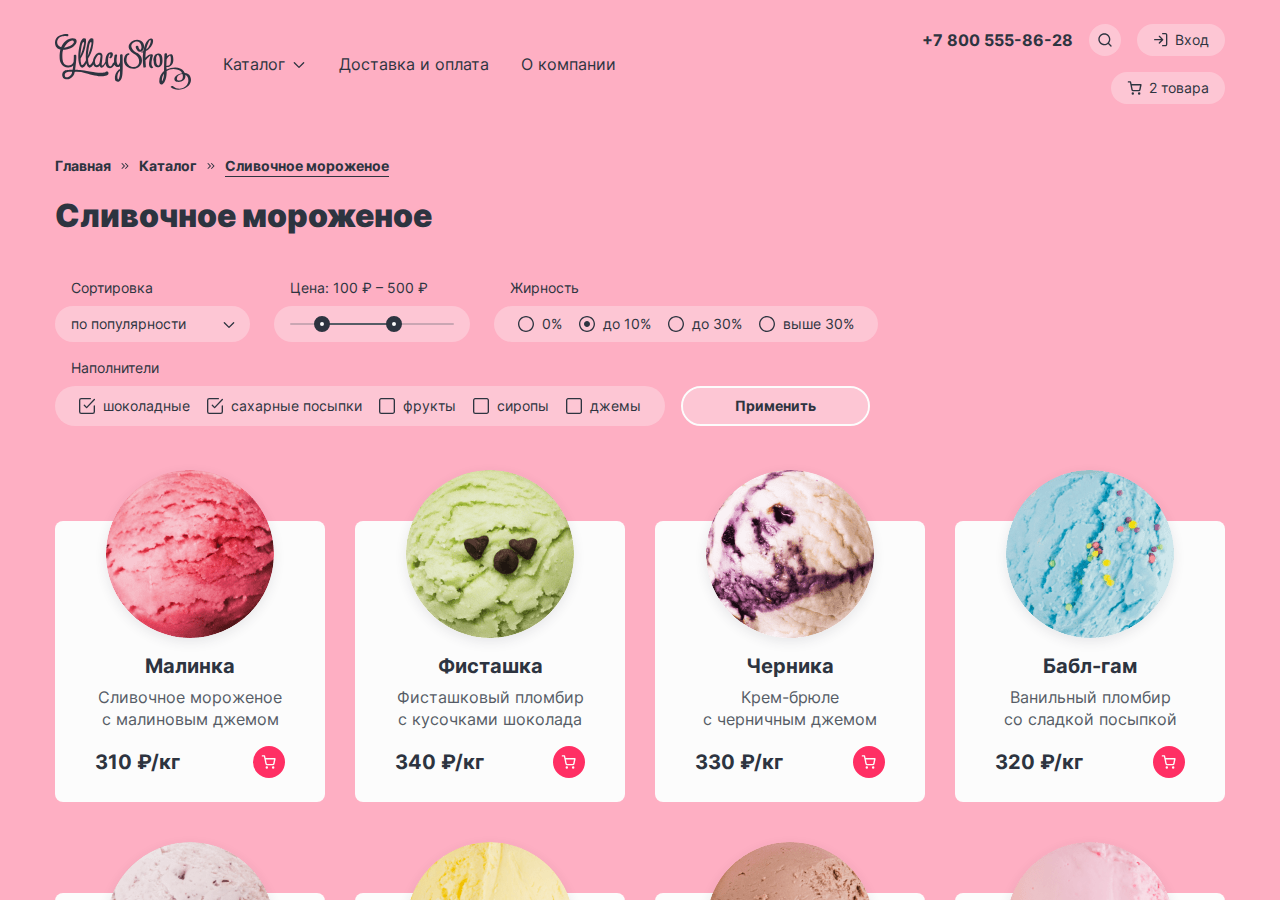
<file: catalog-creamy.html>
<!DOCTYPE html>
<html lang="ru">

  <head>
    <meta charset="utf-8">
    <title>HTML Academy: Глейси</title>
    <link rel="stylesheet" href="styles/styles.css">
    <link rel="icon" type="image/png" sizes="32x32" href="images/favicon.png">
  </head>

  <body>
    <div class="page">
      <div class="page-container">
        <header class="page-header">
          <nav class="navigation">
            <a href="index.html">
              <img class="logo" src="images/logos/logo.svg" width="137" height="56" alt="Глейси">
            </a>
            <ul class="navigation-list">
              <li class="popover">
                <button class="navigation-link navigation-link-dropdown popover-open" type="button">Каталог</button>
                <ul class="popover-body popover-body-left">
                  <li class="popover-item">
                    <a class="popover-link popover-new" href="#">Новинки</a>
                  </li>

                  <li class="popover-item">
                    <a class="popover-link popover-link-current" href="catalog-creamy.html" aria-current="page">Сливочное</a>
                  </li>

                  <li class="popover-item">
                    <a class="popover-link" href="#">Щербеты</a>
                  </li>

                  <li class="popover-item">
                    <a class="popover-link" href="#">Фруктовый лед</a>
                  </li>

                  <li class="popover-item">
                    <a class="popover-link" href="#">Мелорин</a>
                  </li>
                </ul>
              </li>

              <li>
                <a class="navigation-link" href="#">Доставка и оплата</a>
              </li>

              <li>
                <a class="navigation-link" href="#">О компании</a>
              </li>
            </ul>

            <ul class="navigation-user">
              <li>
                <a class="phone" href="tel:+78005558628">+7 800 555-86-28</a>
              </li>

              <li class="popover">
                <a class="navigation-link user-link user-icon popover-open" href="#">
                  <span class="visually-hidden">Поиск</span>
                  <svg class="navigation-icon" width="16" height="16" aria-hidden="true" focusable="false">
                    <use href="images/icons/search.svg#search"></use>
                  </svg>
                </a>
                <form class="popover-body popover-search" action="https://echo.htmlacademy.ru" method="get">
                  <label for="search" class="visually-hidden">Поиск по сайту</label>
                  <input class="form-input" type="search" id="search" name="search" placeholder="Поиск по сайту" required>
                  <button class="search-clear clear-button clear-button-secondary" type="reset">
                    <span class="visually-hidden">Очистить поисковый запрос</span>
                  </button>
                </form>
              </li>

              <li class="popover">
                <a class="navigation-link user-link popover-open" href="#">
                  <svg class="navigation-icon" width="16" height="16" aria-hidden="true" focusable="false">
                    <use href="images/icons/log-in.svg#log-in"></use>
                  </svg>
                  Вход
                </a>

                <div class="popover-body popover-content">
                  <p class="accent-text">Личный кабинет</p>
                  <form class="modal-form" action="https://echo.htmlacademy.ru" method="post">
                    <label for="login-usermail" class="visually-hidden">Email</label>
                    <input class="form-input" type="email" id="login-usermail" name="login_usermail"
                      placeholder="email@example.com" value="email@example.com" required>
                    <label for="login-password" class="visually-hidden">Пароль</label>
                    <input class="form-input" type="password" id="login-password" name="login_password" value="xxxxxx"
                      required>
                    <div class="registration">
                      <button class="button button-accent modal-button" type="submit">Войти</button>
                      <div class="registration-help">
                        <a class="registration-log" href="#">Забыли пароль?</a>
                        <a class="registration-log" href="#">Регистрация</a>
                      </div>
                    </div>
                  </form>
                </div>
              </li>

              <li class="popover">
                <a class="navigation-link user-link popover-open" href="#">
                  <span class="visually-hidden">Корзина</span>
                  <svg class="navigation-icon" width="16" height="16" aria-hidden="true" focusable="false">
                    <use href="images/icons/cart.svg#cart"></use>
                  </svg>
                  2 товара
                </a>

                <!-- Показывается, когда в корзине нет товаров -->
                <!-- <p class="popover-body cart-item-zero">Ваша корзина пока пуста</p> -->

                <form class="popover-body popover-content popover-cart" action="https://echo.htmlacademy.ru" method="post">
                  <p class="accent-text">Корзина</p>
                  <ul class="cart-list">
                    <li class="cart-item">
                      <img src="images/catalog/raspberry-card.png" width="46" height="46" alt="Малинка">
                      <div class="cart-product">
                        <p class="cart-text">Малинка</p>
                        <p class="cart-value">1 кг x 310 ₽</p>
                      </div>
                      <p class="cart-text">310 ₽</p>
                      <button class="clear-button" type="button">
                        <span class="visually-hidden">Удалить</span>
                      </button>
                      <input type="hidden" name="good_ids" value="1">
                    </li>
                    <li class="cart-item">
                      <img src="images/catalog/bubble-gum-card.png" width="46" height="46" alt="Малинка">
                      <div class="cart-product">
                        <p class="cart-text">Бабл-гам</p>
                        <p class="cart-value">1,5 кг x 320 ₽</p>
                      </div>
                      <p class="cart-text">480 ₽</p>
                      <button class="clear-button" type="button">
                        <span class="visually-hidden">Удалить</span>
                      </button>
                      <input type="hidden" name="good_ids" value="2">
                    </li>
                  </ul>
                  <div class="cart-result">
                    <button class="button button-accent" type="submit">Оформить заказ</button>
                    <p class="cart-text cart-price">Итого: 790 ₽</p>
                  </div>
                </form>
              </li>
            </ul>
          </nav>
        </header>
        <main class="main-container">
          <ol class="breadcrumbs">
            <li class="breadcrumbs-item">
              <a class="breadcrumbs-link" href="index.html">Главная</a>
              <svg class="breadcrumbs-icon" width="12" height="12" aria-hidden="true" focusable="false">
                <use href="images/icons/chevrons-right.svg#chevrons-right"></use>
              </svg>
            </li>
            <li class="breadcrumbs-item">
              <a class="breadcrumbs-link" href="#">Каталог</a>
              <svg class="breadcrumbs-icon" width="12" height="12" aria-hidden="true" focusable="false">
                <use href="images/icons/chevrons-right.svg#chevrons-right"></use>
              </svg>
            </li>
            <li>
              <a class="breadcrumbs-link breadcrumbs-link-current" href="catalog-creamy.html" aria-current="page">Сливочное мороженое</a>
            </li>
          </ol>
          <h1 class="main-title">Сливочное мороженое</h1>
          <form class="filters" action="https://echo.htmlacademy.ru" method="get">
            <fieldset class="filters-set">
              <legend class="filters-title">Сортировка</legend>
              <select class="filters-set-body filters-select" name="sorting">
                <option value="popularity">по популярности</option>
                <option value="rating">по рейтингу</option>
                <option value="ascending-price">по возрастанию цены</option>
                <option value="descending-price">по убыванию цены</option>
              </select>
            </fieldset>

            <fieldset class="filters-set">
              <legend class="filters-title">Цена: 100 ₽ – 500 ₽</legend>
              <div class="filters-set-body range">
                <input type="hidden" name="price" value="100">
                <input type="hidden" name="price" value="500">
                <div class="range-scale">
                  <div class="range-value" style="left: 32px; width: 72px;"></div>
                  <button class="range-control" type="button" style="left: 24px;">
                    <span class="visually-hidden">От</span>
                  </button>
                  <button class="range-control" type="button" style="left: 96px;">
                    <span class="visually-hidden">До</span>
                  </button>
                </div>
              </div>
            </fieldset>

            <fieldset class="filters-set">
              <legend class="filters-title">Жирность</legend>
              <div class="filters-set-body">
                <label class="checker">
                  <input class="checker-input" type="radio" name="percent_fat" value="0">
                  0%
                </label>
                <label class="checker">
                  <input class="checker-input" type="radio" name="percent_fat" value="10" checked>
                  до 10%
                </label>
                <label class="checker">
                  <input class="checker-input" type="radio" name="percent_fat" value="30">
                  до 30%
                </label>
                <label class="checker">
                  <input class="checker-input" type="radio" name="percent_fat" value="gt30">
                  выше 30%
                </label>
              </div>
            </fieldset>

            <fieldset class="filters-set">
              <legend class="filters-title">Наполнители</legend>
              <div class="filters-set-body filters-set-body-big">
                <label class="checker">
                  <input class="checker-input" type="checkbox" name="filler" value="chocolate" checked>
                  шоколадные
                </label>
                <label class="checker">
                  <input class="checker-input" type="checkbox" name="filler" value="sugar" checked>
                  сахарные посыпки
                </label>
                <label class="checker">
                  <input class="checker-input" type="checkbox" name="filler" value="fruit">
                  фрукты
                </label>
                <label class="checker">
                  <input class="checker-input" type="checkbox" name="filler" value="syrup">
                  сиропы
                </label>
                <label class="checker">
                  <input class="checker-input" type="checkbox" name="filler" value="jam">
                  джемы
                </label>
              </div>
            </fieldset>

            <button class="filters-submit" type="submit">Применить</button>
          </form>
          <section class="page-catalog-creamy">
            <h2 class="visually-hidden">Каталог</h2>
            <ul class="catalog-list">
              <li class="catalog-item">
                <img class="catalog-image" src="images/catalog/raspberry-card.png" width="168" height="168"
                  alt="Малинка">
                <h3 class="catalog-name">Малинка</h3>
                <p class="catalog-text">Сливочное мороженое с&nbsp;малиновым джемом</p>
                <div class="catalog-footer">
                  <b class="catalog-price">310 ₽/кг</b>
                  <button class="basket-button" type="button">
                    <span class="visually-hidden">В корзину</span>
                    <svg class="basket-icon" width="16" height="16" aria-hidden="true" focusable="false">
                      <use href="images/icons/cart.svg#cart"></use>
                    </svg>
                  </button>
                </div>
              </li>

              <li class="catalog-item">
                <img class="catalog-image" src="images/catalog/pistachio-card.png" width="168" height="168"
                  alt="Фисташка">
                <h3 class="catalog-name">Фисташка</h3>
                <p class="catalog-text">Фисташковый пломбир с&nbsp;кусочками шоколада</p>
                <div class="catalog-footer">
                  <b class="catalog-price">340 ₽/кг</b>
                  <button class="basket-button" type="button">
                    <span class="visually-hidden">В корзину</span>
                    <svg class="basket-icon" width="16" height="16" aria-hidden="true" focusable="false">
                      <use href="images/icons/cart.svg#cart"></use>
                    </svg>
                  </button>
                </div>
              </li>

              <li class="catalog-item">
                <img class="catalog-image" src="images/catalog/blueberry-card.png" width="168" height="168"
                  alt="Черника">
                <h3 class="catalog-name">Черника</h3>
                <p class="catalog-text">Крем-брюле с&nbsp;черничным джемом</p>
                <div class="catalog-footer">
                  <b class="catalog-price">330 ₽/кг</b>
                  <button class="basket-button" type="button">
                    <span class="visually-hidden">В корзину</span>
                    <svg class="basket-icon" width="16" height="16" aria-hidden="true" focusable="false">
                      <use href="images/icons/cart.svg#cart"></use>
                    </svg>
                  </button>
                </div>
              </li>

              <li class="catalog-item">
                <img class="catalog-image" src="images/catalog/bubble-gum-card.png" width="168" height="168"
                  alt="Бабл-гам">
                <h3 class="catalog-name">Бабл-гам</h3>
                <p class="catalog-text">Ванильный пломбир со&nbsp;сладкой посыпкой</p>
                <div class="catalog-footer">
                  <b class="catalog-price">320 ₽/кг</b>
                  <button class="basket-button" type="button">
                    <span class="visually-hidden">В корзину</span>
                    <svg class="basket-icon" width="16" height="16" aria-hidden="true" focusable="false">
                      <use href="images/icons/cart.svg#cart"></use>
                    </svg>
                  </button>
                </div>
              </li>

              <li class="catalog-item">
                <img class="catalog-image" src="images/catalog/blackberry-card.png" width="168" height="168"
                  alt="Ежевика">
                <h3 class="catalog-name">Ежевика</h3>
                <p class="catalog-text">Сливочное мороженое с ежевичным джемом</p>
                <div class="catalog-footer">
                  <b class="catalog-price">330 ₽/кг</b>
                  <button class="basket-button" type="button">
                    <span class="visually-hidden">В корзину</span>
                    <svg class="basket-icon" width="16" height="16" aria-hidden="true" focusable="false">
                      <use href="images/icons/cart.svg#cart"></use>
                    </svg>
                  </button>
                </div>
              </li>

              <li class="catalog-item">
                <img class="catalog-image" src="images/catalog/banana-card.png" width="168" height="168" alt="Банан">
                <h3 class="catalog-name">Банан</h3>
                <p class="catalog-text">Сливочный пломбир с&nbsp;банановым вкусом</p>
                <div class="catalog-footer">
                  <b class="catalog-price">340 ₽/кг</b>
                  <button class="basket-button" type="button">
                    <span class="visually-hidden">В корзину</span>
                    <svg class="basket-icon" width="16" height="16" aria-hidden="true" focusable="false">
                      <use href="images/icons/cart.svg#cart"></use>
                    </svg>
                  </button>
                </div>
              </li>

              <li class="catalog-item">
                <img class="catalog-image" src="images/catalog/chocolate-card.png" width="168" height="168"
                  alt="Шоколадка">
                <h3 class="catalog-name">Шоколадка</h3>
                <p class="catalog-text">Классический шоколадный пломбир</p>
                <div class="catalog-footer">
                  <b class="catalog-price">270 ₽/кг</b>
                  <button class="basket-button" type="button">
                    <span class="visually-hidden">В корзину</span>
                    <svg class="basket-icon" width="16" height="16" aria-hidden="true" focusable="false">
                      <use href="images/icons/cart.svg#cart"></use>
                    </svg>
                  </button>
                </div>
              </li>

              <li class="catalog-item">
                <img class="catalog-image" src="images/catalog/strawberry-card.png" width="168" height="168"
                  alt="Клубничка">
                <h3 class="catalog-name">Клубничка</h3>
                <p class="catalog-text">Сливочный пломбир с&nbsp;клубничным вкусом</p>
                <div class="catalog-footer">
                  <b class="catalog-price">300 ₽/кг</b>
                  <button class="basket-button" type="button">
                    <span class="visually-hidden">В корзину</span>
                    <svg class="basket-icon" width="16" height="16" aria-hidden="true" focusable="false">
                      <use href="images/icons/cart.svg#cart"></use>
                    </svg>
                  </button>
                </div>
              </li>

              <li class="catalog-item">
                <img class="catalog-image" src="images/catalog/lemon-card.png" width="168" height="168" alt="Лимон">
                <h3 class="catalog-name">Лимон</h3>
                <p class="catalog-text">Освежающий лимонный сорбет</p>
                <div class="catalog-footer">
                  <b class="catalog-price">310 ₽/кг</b>
                  <button class="basket-button" type="button">
                    <span class="visually-hidden">В корзину</span>
                    <svg class="basket-icon" width="16" height="16" aria-hidden="true" focusable="false">
                      <use href="images/icons/cart.svg#cart"></use>
                    </svg>
                  </button>
                </div>
              </li>

              <li class="catalog-item">
                <img class="catalog-image" src="images/catalog/menthol-card.png" width="168" height="168" alt="Ментол">
                <h3 class="catalog-name">Ментол</h3>
                <p class="catalog-text">Сливочный пломбир с&nbsp;ментоловым сиропом</p>
                <div class="catalog-footer">
                  <b class="catalog-price">320 ₽/кг</b>
                  <button class="basket-button" type="button">
                    <span class="visually-hidden">В корзину</span>
                    <svg class="basket-icon" width="16" height="16" aria-hidden="true" focusable="false">
                      <use href="images/icons/cart.svg#cart"></use>
                    </svg>
                  </button>
                </div>
              </li>

              <li class="catalog-item">
                <img class="catalog-image" src="images/catalog/nut-card.png" width="168" height="168" alt="Орешек">
                <h3 class="catalog-name">Орешек</h3>
                <p class="catalog-text">Фисташковый пломбир с шоколадным сиропом</p>
                <div class="catalog-footer">
                  <b class="catalog-price">360 ₽/кг</b>
                  <button class="basket-button" type="button">
                    <span class="visually-hidden">В корзину</span>
                    <svg class="basket-icon" width="16" height="16" aria-hidden="true" focusable="false">
                      <use href="images/icons/cart.svg#cart"></use>
                    </svg>
                  </button>
                </div>
              </li>

              <li class="catalog-item">
                <img class="catalog-image" src="images/catalog/creme-brulee-card.png" width="168" height="168"
                  alt="Крем-брюле">
                <h3 class="catalog-name">Крем-брюле</h3>
                <p class="catalog-text">Классическое<br>крем-брюле</p>
                <div class="catalog-footer">
                  <b class="catalog-price">280 ₽/кг</b>
                  <button class="basket-button" type="button">
                    <span class="visually-hidden">В корзину</span>
                    <svg class="basket-icon" width="16" height="16" aria-hidden="true" focusable="false">
                      <use href="images/icons/cart.svg#cart"></use>
                    </svg>
                  </button>
                </div>
              </li>
            </ul>
            <button class="button pagination-button" type="button">Показать еще</button>
            <ul class="pagination">
              <li class="pagination-item">
                <a class="pagination-link pagination-arrow pagination-prev pagination-disabled">
                  <span class="visually-hidden">Назад</span>
                </a>
              </li>

              <li class="pagination-item">
                <a class="pagination-link pagination-current">1</a>
              </li>

              <li class="pagination-item">
                <a class="pagination-link" href="#">2</a>
              </li>

              <li class="pagination-item">
                <a class="pagination-link" href="#">3</a>
              </li>

              <li class="pagination-item">
                <a class="pagination-link" href="#">4</a>
              </li>

              <li class="pagination-item">
                <a class="pagination-link" href="#">5</a>
              </li>

              <li class="pagination-item">
                <a class="pagination-link pagination-arrow" href="#">
                  <span class="visually-hidden">Вперед</span>
                </a>
              </li>
            </ul>
          </section>
        </main>
        <footer class="page-footer">
          <ul class="page-footer-social-list social-list">
            <li class="social-item">
              <a class="social-link" href="https://t.me/htmlacademy">
                <span class="visually-hidden">Телеграм</span>
                <svg width="24" height="24" aria-hidden="true" focusable="false">
                  <use href="images/icons/social/telegram.svg#telegram"></use>
                </svg>
              </a>
            </li>

            <li class="social-item">
              <a class="social-link" href="https://vk.com/htmlacademy">
                <span class="visually-hidden">ВКонтакте</span>
                <svg width="24" height="24" aria-hidden="true" focusable="false">
                  <use href="images/icons/social/vk.svg#vk"></use>
                </svg>
              </a>
            </li>

            <li class="social-item">
              <a class="social-link" href="https://www.youtube.com/user/htmlacademy">
                <span class="visually-hidden">YouTube</span>
                <svg width="24" height="24" aria-hidden="true" focusable="false">
                  <use href="images/icons/social/youtube.svg#youtube"></use>
                </svg>
              </a>
            </li>
          </ul>

          <ul class="footer-about-list">
            <li class="footer-about-item footer-about-provider">
              <a class="footer-link" href="#"><strong>Для поставщиков</strong></a>
            </li>

            <li class="footer-about-item">
              <a class="footer-link" href="#">Наши документы</a>
            </li>

            <li class="footer-about-item">
              <a class="footer-link" href="#">О производстве</a>
            </li>

            <li class="footer-about-item">
              <a class="footer-link" href="#">Экологические стандарты</a>
            </li>
          </ul>
          <div>
            <a class="htmlacademy-logo" href="https://htmlacademy.ru/">
              <img src="images/logos/logo-htmlacademy.svg" width="93" height="27" alt=".htmlacademy">
            </a>
            <p class="htmlacademy">
              Сделано в
              <a class="htmlacademy-link" href="https://htmlacademy.ru/">.html academy</a>
              © 2021
            </p>
          </div>
        </footer>
      </div>
    </div>

    <script src="scripts/scripts.js"></script>
  </body>

</html>
</file>
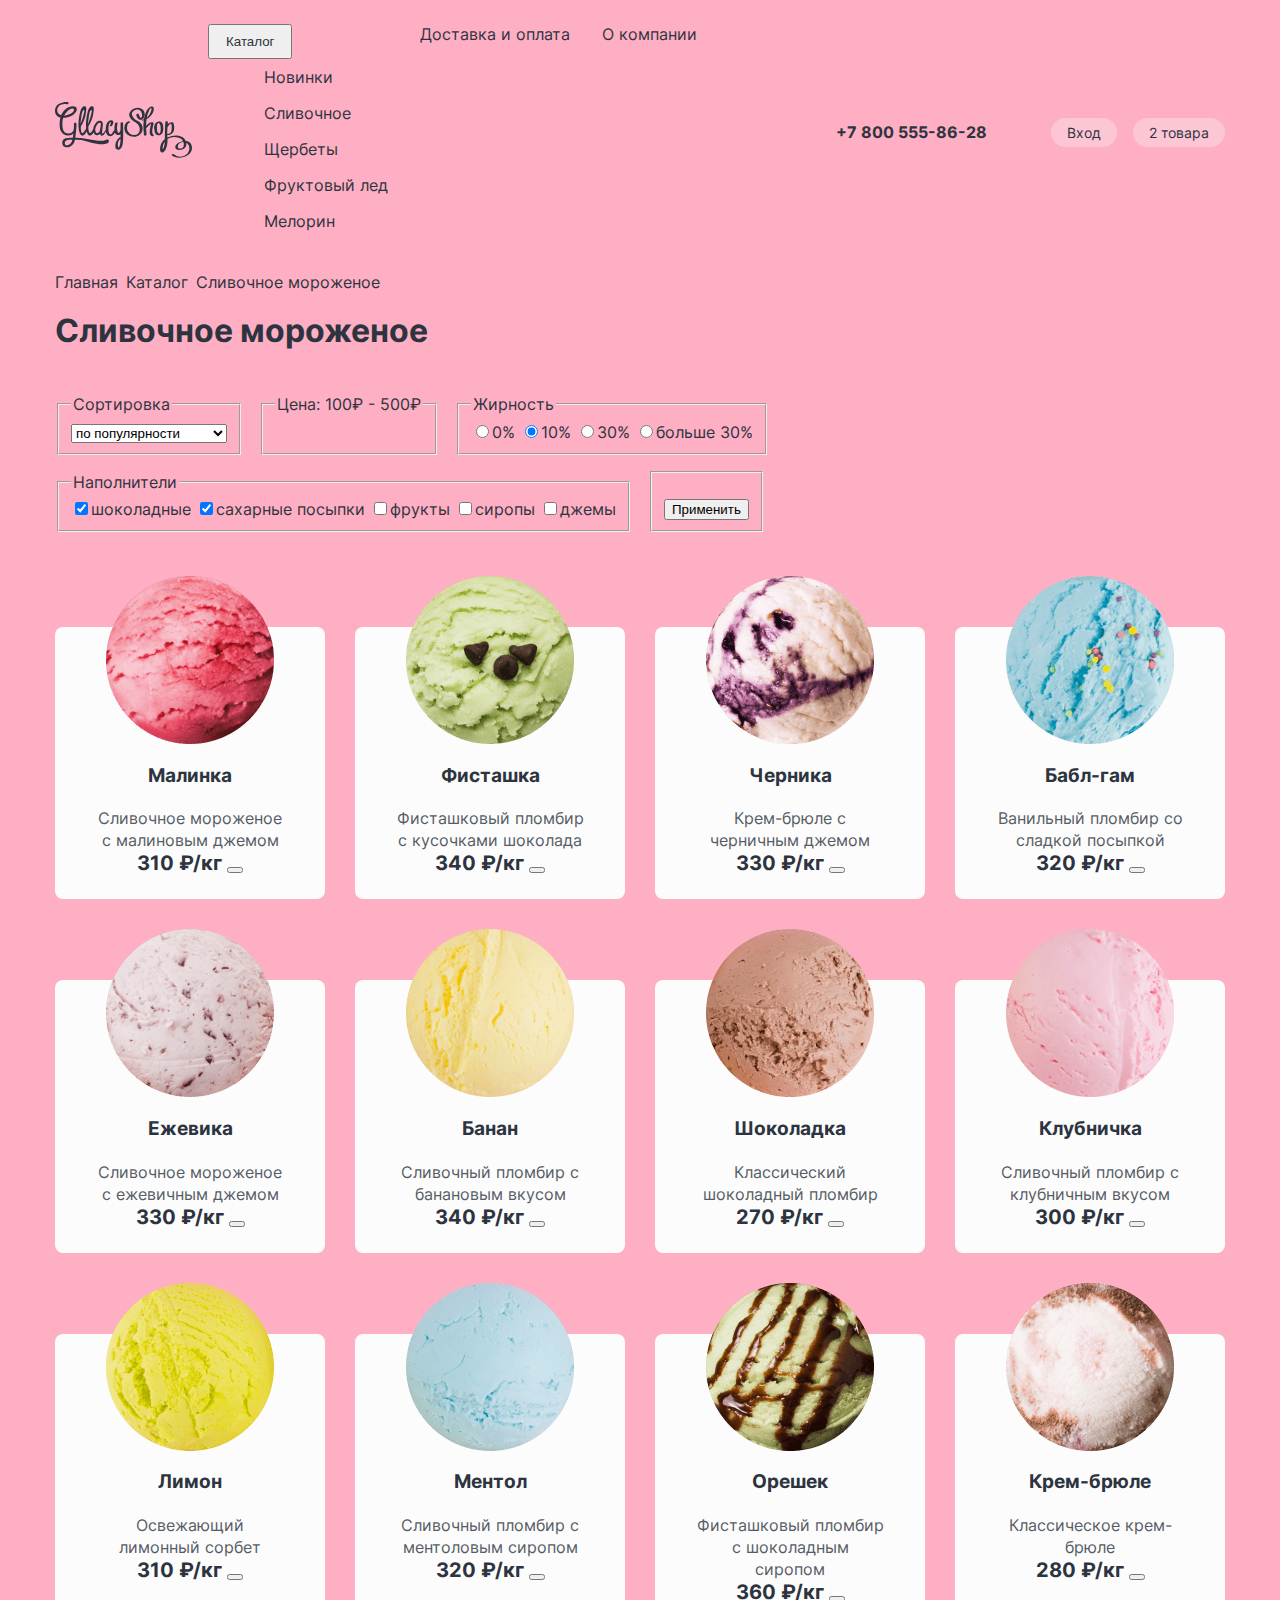
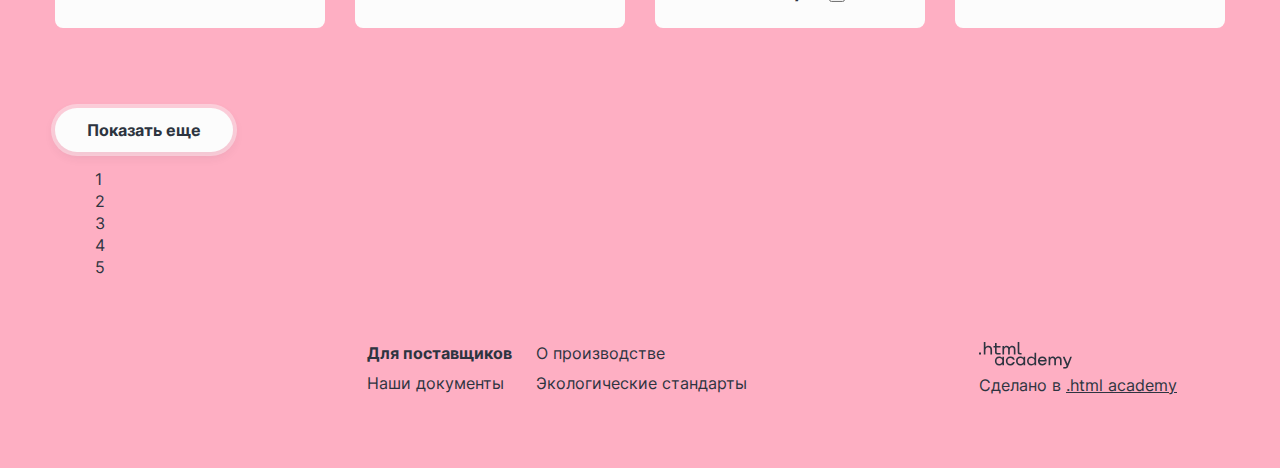
<file: 6/catalog-creamy.html>
<!DOCTYPE html>
<html lang="ru">

  <head>
    <meta charset="utf-8">
    <title>HTML Academy: Глейси</title>
    <link rel="stylesheet" href="styles/styles.css">
    <base href="https://htmlacademy-htmlcss.github.io/2406519-gllacy-1/6/">
</head>

  <body>
    <header class="page-header">
      <nav class="navigation">
        <a href="index.html"><img class="logo" src="images/logos/logo.svg" width="137" height="56" alt="Глейси"></a>
        <ul class="navigation-list">
          <li>
            <button class="navigation-link" type="button">Каталог</button>
            <ul>
              <li class="popover-item">
                <a class="popover-link" href="#">Новинки</a>
              </li>

              <li class="popover-item">
                <a class="popover-link" href="#">Сливочное</a>
              </li>

              <li class="popover-item">
                <a class="popover-link" href="#">Щербеты</a>
              </li>

              <li class="popover-item">
                <a class="popover-link" href="#">Фруктовый лед</a>
              </li>

              <li class="popover-item">
                <a class="popover-link" href="#">Мелорин</a>
              </li>
            </ul>
          </li>

          <li>
            <a class="navigation-link" href="#">Доставка и оплата</a>
          </li>

          <li>
            <a class="navigation-link" href="#">О компании</a>
          </li>
        </ul>

        <ul class="navigation-user">
          <li>
            <a class="phone" href="tel:+78005558628">+7 800 555-86-28</a>
          </li>

          <li>
            <a class="navigation-link" href="#">
              <span class="visually-hidden">Поиск</span>
            </a>
          </li>

          <li>
            <a class="navigation-link user-data" href="#">Вход</a>
          </li>

          <li>
            <a class="navigation-link user-data" href="#">
              <span class="visually-hidden">Корзина</span>
              2 товара
            </a>
          </li>
        </ul>
      </nav>
    </header>
    <main class="main-container">
      <ol class="breadcrumbs">
        <li><a class="breadcrumbs-link" href="index.html">Главная</a></li>
        <li><a class="breadcrumbs-link" href="#">Каталог</a></li>
        <li><a class="breadcrumbs-link" href="catalog-creamy.html">Сливочное мороженое</a></li>
      </ol>
      <h1 class="main-title">Сливочное мороженое</h1>
      <form class="filters" action="https://echo.htmlacademy.ru" method="get">
        <fieldset class="filters-set">
          <legend>Сортировка</legend>
          <select name="sorting">
            <option value="popularity">по популярности</option>
            <option value="rating">по рейтингу</option>
            <option value="ascending-price">по возрастанию цены</option>
            <option value="descending-price">по убыванию цены</option>
          </select>
        </fieldset>

        <fieldset class="filters-set">
          <legend>Цена: 100₽ - 500₽</legend>
          <!--шкала через js-->
        </fieldset>

        <fieldset class="filters-set">
          <legend>Жирность</legend>
          <label><input type="radio" name="percent_fat" value="0">0%</label>
          <label><input type="radio" name="percent_fat" value="10" checked>10%</label>
          <label><input type="radio" name="percent_fat" value="30">30%</label>
          <label><input type="radio" name="percent_fat" value="gt30">больше 30%</label>
        </fieldset>

        <fieldset class="filters-set">
          <legend>Наполнители</legend>
          <label><input type="checkbox" name="filler" value="chocolate" checked>шоколадные</label>
          <label><input type="checkbox" name="filler" value="sugar" checked>сахарные посыпки</label>
          <label><input type="checkbox" name="filler" value="fruit">фрукты</label>
          <label><input type="checkbox" name="filler" value="syrup">сиропы</label>
          <label><input type="checkbox" name="filler" value="jam">джемы</label>
        </fieldset>

        <fieldset class="filters-submit">
          <button class="hero-catalog-creamy-button" type="submit">Применить</button>
        </fieldset>
      </form>
      <section class="page-catalog-creamy">
        <ul class="catalog-list">
          <li class="catalog-item">
            <img class="catalog-image" src="images/catalog/raspberry-card.png" width="168" height="168" alt="Малинка">
            <h3>Малинка</h3>
            <p class="catalog-text main-text">Сливочное мороженое с малиновым джемом</p>
            <b class="services-price">310 ₽/кг</b>
            <button class="basket-button" type="button"><span class="visually-hidden">В корзину</span></button>
          </li>

          <li class="catalog-item">
            <img class="catalog-image" src="images/catalog/pistachio-card.png" width="168" height="168" alt="Фисташка">
            <h3>Фисташка</h3>
            <p class="catalog-text main-text">Фисташковый пломбир с кусочками шоколада</p>
            <b class="services-price">340 ₽/кг</b>
            <button class="basket-button" type="button"><span class="visually-hidden">В корзину</span></button>
          </li>

          <li class="catalog-item">
            <img class="catalog-image" src="images/catalog/blueberry-card.png" width="168" height="168" alt="Черника">
            <h3>Черника</h3>
            <p class="catalog-text main-text">Крем-брюле с черничным джемом</p>
            <b class="services-price">330 ₽/кг</b>
            <button class="basket-button" type="button"><span class="visually-hidden">В корзину</span></button>
          </li>

          <li class="catalog-item">
            <img class="catalog-image" src="images/catalog/bubble-gum-card.png" width="168" height="168" alt="Бабл-гам">
            <h3>Бабл-гам</h3>
            <p class="catalog-text main-text">Ванильный пломбир со сладкой посыпкой</p>
            <b class="services-price">320 ₽/кг</b>
            <button class="basket-button" type="button"><span class="visually-hidden">В корзину</span></button>
          </li>

          <li class="catalog-item">
            <img class="catalog-image" src="images/catalog/blackberry-card.png" width="168" height="168" alt="Ежевика">
            <h3>Ежевика</h3>
            <p class="catalog-text main-text">Сливочное мороженое с ежевичным джемом</p>
            <b class="services-price">330 ₽/кг</b>
            <button class="basket-button" type="button"><span class="visually-hidden">В корзину</span></button>
          </li>

          <li class="catalog-item">
            <img class="catalog-image" src="images/catalog/banana-card.png" width="168" height="168" alt="Банан">
            <h3>Банан</h3>
            <p class="catalog-text main-text">Сливочный пломбир с банановым вкусом</p>
            <b class="services-price">340 ₽/кг</b>
            <button class="basket-button" type="button"><span class="visually-hidden">В корзину</span></button>
          </li>

          <li class="catalog-item">
            <img class="catalog-image" src="images/catalog/chocolate-card.png" width="168" height="168" alt="Шоколадка">
            <h3>Шоколадка</h3>
            <p class="catalog-text main-text">Классический шоколадный пломбир</p>
            <b class="services-price">270 ₽/кг</b>
            <button class="basket-button" type="button"><span class="visually-hidden">В корзину</span></button>
          </li>

          <li class="catalog-item">
            <img class="catalog-image" src="images/catalog/strawberry-card.png" width="168" height="168"
              alt="Клубничка">
            <h3>Клубничка</h3>
            <p class="catalog-text main-text">Сливочный пломбир с клубничным вкусом</p>
            <b class="services-price">300 ₽/кг</b>
            <button class="basket-button" type="button"><span class="visually-hidden">В корзину</span></button>
          </li>

          <li class="catalog-item">
            <img class="catalog-image" src="images/catalog/lemon-card.png" width="168" height="168" alt="Лимон">
            <h3>Лимон</h3>
            <p class="catalog-text main-text">Освежающий лимонный сорбет</p>
            <b class="services-price">310 ₽/кг</b>
            <button class="basket-button" type="button"><span class="visually-hidden">В корзину</span></button>
          </li>

          <li class="catalog-item">
            <img class="catalog-image" src="images/catalog/menthol-card.png" width="168" height="168" alt="Ментол">
            <h3>Ментол</h3>
            <p class="catalog-text main-text">Сливочный пломбир с ментоловым сиропом</p>
            <b class="services-price">320 ₽/кг</b>
            <button class="basket-button" type="button"><span class="visually-hidden">В корзину</span></button>
          </li>

          <li class="catalog-item">
            <img class="catalog-image" src="images/catalog/nut-card.png" width="168" height="168" alt="Орешек">
            <h3>Орешек</h3>
            <p class="catalog-text main-text">Фисташковый пломбир с шоколадным сиропом</p>
            <b class="services-price">360 ₽/кг</b>
            <button class="basket-button" type="button"><span class="visually-hidden">В корзину</span></button>
          </li>

          <li class="catalog-item">
            <img class="catalog-image" src="images/catalog/creme-brulee-card.png" width="168" height="168"
              alt="Крем-брюле">
            <h3>Крем-брюле</h3>
            <p class="catalog-text main-text">Классическое крем-брюле</p>
            <b class="services-price">280 ₽/кг</b>
            <button class="basket-button" type="button"><span class="visually-hidden">В корзину</span></button>
          </li>
        </ul>
        <button class="button" type="button">Показать еще</button>
        <ul class="pagination">
          <li class="pagination-item">
            <a class="pagination-link pagination-prev pagination-disabled">
              <span class="visually-hidden">Назад</span>
            </a>
          </li>

          <li class="pagination-item">
            <a class="pagination-link pagination-current">1</a>
          </li>

          <li class="pagination-item">
            <a class="pagination-link" href="#">2</a>
          </li>

          <li class="pagination-item">
            <a class="pagination-link" href="#">3</a>
          </li>

          <li class="pagination-item">
            <a class="pagination-link" href="#">4</a>
          </li>

          <li class="pagination-item">
            <a class="pagination-link" href="#">5</a>
          </li>

          <li class="pagination-item">
            <a class="pagination-link pagination-next" href="#">
              <span class="visually-hidden">Вперед</span>
            </a>
          </li>
        </ul>
      </section>
    </main>
    <footer class="page-footer">
      <ul class="social-list">
        <li class="social-item">
          <a class="social-link" href="https://t.me/htmlacademy">
            <span class="visually-hidden">Телеграм</span>
          </a>
        </li>

        <li class="social-item">
          <a class="social-link" href="https://vk.com/htmlacademy">
            <span class="visually-hidden">ВКонтакте</span>
          </a>
        </li>

        <li class="social-item">
          <a class="social-link" href="https://www.youtube.com/user/htmlacademy">
            <span class="visually-hidden">YouTube</span>
          </a>
        </li>
      </ul>

      <ul class="footer-about-list">
        <li class="footer-about-item">
          <a class="footer-link" href="#"><strong>Для поставщиков</strong></a>
        </li>

        <li class="footer-about-item">
          <a class="footer-link" href="#">О производстве</a>
        </li>

        <li class="footer-about-item">
          <a class="footer-link" href="#">Наши документы</a>
        </li>

        <li class="footer-about-item">
          <a class="footer-link" href="#">Экологические стандарты</a>
        </li>
      </ul>
      <div>
        <a href="https://htmlacademy.ru/">
          <img src="images/logos/logo-htmlacademy.svg" width="93" height="27" alt=".htmlacademy">
        </a>
        <p class="about-text">Сделано в <a class="htmlacademy-link" href="https://htmlacademy.ru/">.html academy</a></p>
      </div>
    </footer>
  </body>

</html>
</file>
<file: styles/styles.css>
@font-face {
  font-family: "Inter";
  font-style: normal;
  font-weight: 400;
  src: url("../fonts/inter-400.woff2") format("woff2");
  font-display: swap;
}

@font-face {
  font-family: "Inter";
  font-style: normal;
  font-weight: 700;
  src: url("../fonts/inter-700.woff2") format("woff2");
  font-display: swap;
}

@font-face {
  font-family: "Inter";
  font-style: normal;
  font-weight: 900;
  src: url("../fonts/inter-900.woff2") format("woff2");
  font-display: swap;
}

body {
  min-height: 100vh;
  margin: 0;
  font-family: "Inter", sans-serif;
  font-weight: 400;
  font-size: 16px;
  line-height: 1.375;
  color: #2d3440;
}

img {
  max-width: 100%;
  height: auto;
}

.page {
  position: fixed;
  inset: 0;
  overflow-y: scroll;
  background-color: #feafc3;
}

.page[data-color="1"] {
  background-color: #feafc3;
}

.page[data-color="2"] {
  background-color: #69a9ff;
}

.page[data-color="3"] {
  background-color: #fcc850;
}

.page-container {
  display: flex;
  flex-direction: column;
  min-height: 100vh;
  width: 1170px;
  margin: 0 auto;
  padding: 24px;
  padding-bottom: 0;
}

.page-header {
  line-height: 1.25;
}

.navigation {
  display: flex;
  gap: 16px;
  align-items: center;
}

.navigation-link {
  position: relative;
  display: block;
  box-sizing: border-box;
  margin: 0;
  padding: 8px 16px;
  text-align: center;
  text-decoration: none;
  font: inherit;
  font-size: 16px;
  line-height: 20px;
  color: inherit;
  border: none;
  background-color: transparent;
  border-radius: 30px;
  outline: none;
  cursor: pointer;
}

.navigation-link:focus-visible {
  background-color: rgba(252, 252, 252, 0.5);
  box-shadow: inset 0 0 0 2px var(--line-color, currentColor);
}

.navigation-link:hover {
  background-color: rgba(252, 252, 252, 0.5);
  box-shadow: none;
}

.navigation-link:active {
  background-color: #fcfcfc;
}

.navigation-link.popover-active {
  --line-color: #000000;
  background-color: #ff4a78;
  color: #fcfcfc;
}

.navigation-link.popover-active:hover {
  opacity: 0.6;
}

.navigation-link-dropdown {
  padding-right: 38px;
}

.navigation-link-dropdown::after {
  content: "";
  position: absolute;
  top: 10px;
  right: 16px;
  width: 16px;
  height: 16px;
  background-color: currentColor;
  -webkit-mask-image: url("../images/icons/arrow-down.svg");
  mask-image: url("../images/icons/arrow-down.svg");
}

.navigation-link-dropdown.popover-active::after {
  transform: scaleY(-1) translateY(-2px);
}

.popover {
  position: relative;
}

.popover-body {
  position: absolute;
  top: 100%;
  right: 0;
  z-index: 1;
  margin-top: 8px;
  padding-left: 0;
  background-color: #fcfcfc;
  border-radius: 4px;
  box-shadow: 0 8px 16px rgba(45, 52, 64, 0.12);
}

.popover-body::before {
  content: "";
  position: absolute;
  right: 0;
  bottom: 100%;
  left: 0;
  height: 8px;
}

.popover-body-left {
  left: 2px;
  right: auto;
  padding-bottom: 8px;
}

.popover-search {
  padding: 24px 16px;
  min-width: 324px;
}

.popover-open:not(.popover-active) ~ .popover-body {
  display: none;
}

.registration {
  display: grid;
  grid-template-columns: 113px 1fr;
  align-items: start;
  gap: 23px;
}

.registration-help {
  display: grid;
  gap: 4px;
  justify-items: start;
  padding: 16px 0 4px;
  text-align: start;
}

.registration-log {
  font-size: 14px;
  line-height: 20px;
  color: inherit;
  text-decoration: none;
  border-bottom: 1px solid #2d3440;
}

.popover-item {
  list-style: none;
}

.popover-item:first-child {
  padding-block: 10px;
  position: relative;
}

.popover-item:first-child::before {
  content: "";
  position: absolute;
  right: 16px;
  bottom: 4px;
  left: 16px;
  height: 1px;
  background-color: #b9b9b9;
}

.popover-link {
  display: block;
  padding: 6px 13px 6px 16px;
  font-size: 14px;
  line-height: 20px;
  white-space: nowrap;
  text-decoration: none;
  color: inherit;
}

.popover-link-current {
  color: #fcfcfc;
  background-color: #ff4a78;
}

.popover-link:hover {
  color: inherit;
  background-color: #ffcbd8;
}

.popover-link:active {
  color: inherit;
  background-color: #ff7799;
}

.popover-new {
  font-weight: 700;
}

.accent-text {
  margin: 0;
  margin-bottom: 32px;
  font-weight: 700;
  font-size: 24px;
  line-height: 30px;
  text-decoration: none;
  color: inherit;
}

.popover-content {
  min-width: 324px;
  padding: 48px;
  box-shadow: 0 15px 40px rgba(45, 52, 64, 0.12);
}

.popover-cart {
  min-width: 345px;
}

.cart-item {
  display: grid;
  grid-template-columns: 46px 1fr 86px 16px;
  align-items: center;
  gap: 16px;
}

.cart-product {
  display: inline-block;
  gap: 4px;
}

.cart-list {
  display: grid;
  gap: 24px;
  margin: 0;
  padding: 0;
  list-style: none;
}

.cart-text {
  margin: 0;
  font-weight: 700;
  font-size: 18px;
  line-height: 22px;
  list-style: none;
  color: inherit;
}

.cart-value {
  margin: 4px 0 0;
  font-size: 14px;
  line-height: 20px;
  color: #b9b9b9;
}

.cart-price {
  text-align: end;
}

.cart-result {
  display: grid;
  gap: 32px;
  grid-template-columns: 198px 1fr;
  align-items: center;
  margin-top: 32px;
  padding-top: 32px;
  border-top: 1px solid #e9e9e9;
}

.cart-item-zero {
  min-width: 240px;
  padding: 48px 24px;
  text-align: center;
  font-weight: 700;
  font-size: 24px;
  line-height: 30px;
}

.navigation-user {
  display: flex;
  flex-wrap: wrap;
  justify-content: flex-end;
  align-items: center;
  width: 431px;
  margin: 0 0 0 auto;
  padding: 0;
  list-style: none;
  gap: 16px;
}

.navigation-list {
  display: flex;
  flex-wrap: wrap;
  width: 575px;
  margin: 0;
  padding: 0;
  list-style: none;
}

.phone {
  font-weight: 700;
  text-decoration: none;
  color: inherit;
}

.user-link {
  --line-color: #000000;
  padding: 6px 16px 6px 38px;
  font-size: 14px;
  background-color: rgba(252, 252, 252, 0.3);
  border-radius: 30px;
}

.user-icon {
  padding: 16px;
}

.navigation-icon {
  position: absolute;
  top: 8px;
  left: 16px;
}

.user-icon .navigation-icon {
  left: 8px;
}

.filters {
  display: flex;
  flex-wrap: wrap;
  gap: 16px 24px;
  margin-bottom: 44px;
  font-size: 14px;
  line-height: 20px;
}

.filters-set {
  margin: 0;
  padding: 0;
  border: none;
}

.filters-title {
  margin: 0 16px 8px;
  padding: 0;
}

.filters-set-body {
  display: flex;
  flex-wrap: wrap;
  gap: 17px;
  padding: 8px 24px;
  background-color: rgba(252, 252, 252, 0.3);
  border-radius: 30px;
}

.filters-set-body-big {
  padding-top: 10px;
  padding-bottom: 10px;
}

.filters-select {
  padding-right: 29px;
  padding-left: 16px;
  appearance: none;
  border: none;
  font: inherit;
  color: inherit;
  background-image: url("../images/icons/arrow-down.svg");
  background-repeat: no-repeat;
  background-position: top 10px right 13px;
  cursor: pointer;
  outline: none;
}

.filters-select:hover {
  background-color: rgba(252, 252, 252, 0.5);
  box-shadow: none;
}

.filters-select:focus-visible {
  background-color: rgba(252, 252, 252, 0.5);
  box-shadow: inset 0 0 0 2px #fcfcfc;
}

.range {
  padding: 17px 16px;
}

.range-scale {
  position: relative;
  width: 164px;
  height: 2px;
  background-color: rgba(86, 92, 102, 0.3);
  border-radius: 2px;
}

.range-control {
  width: 16px;
  height: 16px;
  margin: 0;
  padding: 0;
  position: absolute;
  top: 50%;
  transform: translateY(-50%);
  background-color: #fcfcfc;
  border: 6px solid #2d3440;
  outline: none;
  border-radius: 50%;
  cursor: pointer;
}

.range-control:focus-visible {
  background-color: #2d3440;
  border-color: #fcfcfc;
  box-shadow: 0 0 0 2px #2d3440;
}

.range-control:hover {
  background-color: #2d3440;
  border-color: #fcfcfc;
  box-shadow: none;
}

.range-control:active {
  background-color: #2d3440;
  border-color: #2d3440;
  box-shadow: none;
}

.range-value {
  position: absolute;
  top: 0;
  bottom: 0;
  background-color: #565c66;
}

.checker {
  position: relative;
  padding-left: 24px;
  font-size: 14px;
  line-height: 20px;
}

.checker-input {
  position: absolute;
  top: 2px;
  left: 0;
  width: 16px;
  height: 16px;
  margin: 0;
  color: inherit;
  appearance: none;
}

.checker-input::before {
  position: absolute;
  top: 0;
  left: 0;
  width: 16px;
  height: 16px;
  appearance: none;
  content: "";
  background-color: currentColor;
  -webkit-mask-image: url("../images/icons/radio.svg");
  mask-image: url("../images/icons/radio.svg");
}

.checker-input:checked::before {
  -webkit-mask-image: url("../images/icons/radio-on.svg");
  mask-image: url("../images/icons/radio-on.svg");
}

.checker-input[type="checkbox"]::before {
  -webkit-mask-image: url("../images/icons/check.svg");
  mask-image: url("../images/icons/check.svg");
}

.checker-input[type="checkbox"]:checked::before {
  -webkit-mask-image: url("../images/icons/check-on.svg");
  mask-image: url("../images/icons/check-on.svg");
}

.checker-input:disabled {
  opacity: 0.4;
  cursor: not-allowed;
}

.checker:hover .checker-input:not(:disabled) {
  color: #fcfcfc;
}

.filters-submit {
  align-self: flex-end;
  display: block;
  width: 189px;
  margin-left: -8px;
  padding: 8px 32px;
  font-weight: 700;
  font-size: 14px;
  line-height: 20px;
  font-family: inherit;
  color: inherit;
  text-align: center;
  background-color: rgba(252, 252, 252, 0.3);
  background-clip: padding-box;
  border: 2px solid #fcfcfc;
  border-radius: 20px;
  outline: none;
  cursor: pointer;
}

.filters-submit:focus-visible {
  border-color: currentColor;
}

.filters-submit:hover {
  background-color: #fcfcfc;
  border-color: rgba(252, 252, 252, 0.3);
}

.filters-submit:active {
  background-color: rgba(252, 252, 252, 0.5);
  border-color: rgba(252, 252, 252, 0.5);
}

.filters-submit:disabled {
  background-color: rgba(252, 252, 252, 0.3);
  border-color: #fcfcfc;
  opacity: 0.4;
  cursor: not-allowed;
}

.breadcrumbs {
  display: flex;
  flex-wrap: wrap;
  gap: 8px;
  margin: 52px 0 17px;
  padding: 0;
  list-style: none;
}

.breadcrumbs-item {
  padding-right: 20px;
  position: relative;
}

.breadcrumbs-link {
  display: block;
  font-weight: 700;
  font-size: 14px;
  line-height: 20px;
  text-decoration: none;
  color: inherit;
  border-bottom: 1px solid transparent;
}

.breadcrumbs-link-current {
  border-color: currentColor;
}

.breadcrumbs-icon {
  position: absolute;
  right: 0;
  top: 4px;
}

.main-title {
  margin: 0;
  margin-bottom: 40px;
  padding: 0;
  font-weight: 900;
}

.main-text {
  margin: 0;
  font-weight: 400;
  font-size: 16px;
  line-height: 1.375;
  color: #565c66;
}

.main-text-small {
  font-size: 14px;
  line-height: 20px;
}

.hero {
  position: relative;
  display: grid;
  grid-template-columns: 1fr 1fr 1fr;
  justify-content: space-between;
  gap: 20px;
}

.hero-gallery-btn {
  position: absolute;
  top: 50%;
  left: 525px;
  width: 38px;
  height: 38px;
  margin: 9px 0 0;
  padding: 0;
  color: #fcfcfc;
  background-color: rgba(252, 252, 252, 0.3);
  border: 2px solid;
  border-radius: 50%;
  outline: none;
  cursor: pointer;
  transform: translateY(-50%);
}

.hero-gallery-btn:focus-visible {
  color: #2d3440;
  background-color: rgba(252, 252, 252, 0.3);
  border-color: currentColor;
}

.hero-gallery-btn:hover {
  color: #2d3440;
  background-color: #fcfcfc;
  border-color: transparent;
}

.hero-gallery-btn:active {
  color: #2d3440;
  background-color: rgba(252, 252, 252, 0.5);
  border-color: transparent;
}

.hero-gallery-btn:disabled {
  color: #fcfcfc;
  background-color: rgba(252, 252, 252, 0.3);
  border-color: currentColor;
  opacity: 0.4;
  cursor: not-allowed;
}

.hero-gallery-btn-next {
  left: 852px;
}

.hero-gallery-btn::before {
  content: "";
  position: absolute;
  top: 50%;
  left: 50%;
  width: 16px;
  height: 16px;
  transform: translate(-50%, -50%);
  background-color: currentColor;
  -webkit-mask-image: url("../images/icons/arrow-right.svg");
  mask-image: url("../images/icons/arrow-right.svg");
}

.hero-gallery-btn-prev::before {
  transform: translate(-50%, -50%) scaleX(-1);
}

.slider-pagination {
  display: flex;
  flex-wrap: wrap;
  gap: 8px;
  margin: -20px 0 0;
  padding: 0;
  list-style: none;
}

.slider-pagination-button {
  margin: 0;
  padding: 0;
  width: 12px;
  height: 12px;
  color: rgba(252, 252, 252, 0.3);
  background-color: rgba(252, 252, 252, 0.3);
  border-radius: 50%;
  border: 1px solid;
  outline: none;
  cursor: pointer;
}

.slider-pagination-button:hover {
  background-color: rgba(252, 252, 252, 0.3);
  color: #fcfcfc;
}

.slider-pagination-button:active {
  background-color: rgba(252, 252, 252, 0.5);
  color: rgba(252, 252, 252, 0.5);
}

.slider-pagination-button:disabled {
  background-color: rgba(252, 252, 252, 0.3);
  color: rgba(252, 252, 252, 0.3);
}

.slider-pagination-button[data-current] {
  background-color: #fcfcfc;
  color: #fcfcfc;
}

.slider-pagination-button:focus-visible {
  background-color: rgba(252, 252, 252, 0.3);
  color: #2d3440;
}

.hero-products {
  grid-column: 1 / -1;
  margin: 0;
  padding: 40px 0 0;
  list-style: none;
}

.hero-products-item {
  display: none;
  grid-template-columns: 442px 352px 1fr;
  gap: 20px;
  align-items: center;
  padding-left: 70px;
}

.hero-products-item[data-current] {
  display: grid;
}

.hero-mini-list {
  position: absolute;
  top: 50%;
  right: 0;
  display: flex;
  flex-wrap: wrap;
  gap: 41px;
  margin: 11px 0 0;
  padding: 0;
  list-style: none;
  transform: translateY(-50%);
}

.hero[data-slide="2"] .hero-mini-list {
  flex-direction: row-reverse;
}

.hero-mini-item[data-current] {
  display: none;
}

.hero-mini {
  position: relative;
  margin: 0;
  width: 100px;
  height: 150px;
  padding: 0;
  background-color: transparent;
  background-repeat: no-repeat;
  background-position: center;
  background-size: auto 100%;
  border: none;
  opacity: 0.4;
}

.hero-mini-strawberry {
  background-image: url("../images/slider/strawberry-ice-cream.png");
}

.hero-mini-banana {
  background-image: url("../images/slider/banana-ice-cream.png");
}

.hero-mini-caramel {
  background-image: url("../images/slider/caramel-ice-cream.png");
}

.hero-mini::before {
  content: "";
  position: absolute;
  top: 50%;
  left: 50%;
  width: 100px;
  height: 100px;
  background-color: rgba(252, 252, 252, 0.35);
  border-radius: 50%;
  transform: translate(-50%, -50%);
}

.hero-title {
  margin: 0 0 24px;
  font-size: 36px;
  line-height: 46px;
  font-weight: 900;
}

.hero-text {
  margin: 0 10px 48px 0;
  font-size: 18px;
  line-height: 24px;
}

.hero-image-wraper {
  position: relative;
  text-align: center;
}

.hero-image-wraper::before {
  position: absolute;
  top: 50%;
  left: 50%;
  width: 327px;
  height: 312px;
  border-radius: 50%;
  background-color: rgba(252, 252, 252, 0.35);
  content: "";
  z-index: -1;
  transform: translate(-50%, -50%);
}

.hero-social-list {
  grid-column: 3 / -1;
  justify-self: end;
  margin: -22px 0 0;
}

.main-heading {
  grid-column: 1 / -1;
  margin: 0 0 54px;
  font-size: 32px;
  line-height: 46px;
  font-weight: 900;
  text-align: center;
}

.presents {
  display: grid;
}

.presents-list {
  display: grid;
  grid-template-columns: repeat(2, 1fr);
  gap: 30px;
  margin: 0;
  padding: 0;
  list-style: none;
}

.presents-item {
  position: relative;
  display: flex;
  flex-direction: column;
  padding: 36px;
  padding-right: 220px;
  background-color: #ff7799;
  border-radius: 16px;
}

.presents-title {
  margin: 0 0 28px;
  font-size: 24px;
  font-weight: 700;
  line-height: 30px;
}

.presents-description {
  margin: 0 0 28px;
}

.presents-image {
  position: absolute;
  right: 0;
  bottom: 0;
}

.presents-button {
  align-self: flex-start;
  margin-top: auto;
}

.page-catalog-creamy {
  display: grid;
  grid-template-columns: repeat(3, 1fr);
  gap: 57px;
  align-items: center;
  margin-bottom: 80px;
}

.catalog {
  margin-top: 3px;
}

.catalog-list {
  display: grid;
  grid-template-columns: repeat(4, 1fr);
  grid-column: 1 / -1;
  gap: 91px 30px;
  list-style: none;
  margin: 0;
  padding: 51px 0 0;
}

.catalog-item {
  display: flex;
  flex-direction: column;
  text-align: center;
  background-color: #fcfcfc;
  border-radius: 8px;
  padding: 24px 40px;
}

.catalog-image {
  display: block;
  margin: -75px auto 16px;
  border-radius: 50%;
  box-shadow: 0 4px 12px rgba(45, 52, 64, 0.1);
}

.catalog-name {
  margin: 0 0 8px;
  font-size: 20px;
  font-weight: 700;
  line-height: 24px;
}

.catalog-text {
  margin: 0 0 16px;
  color: #565C66;
}

.catalog-footer {
  display: flex;
  justify-content: space-between;
  align-items: center;
  gap: 30px;
  margin-top: auto;
}

.catalog-price {
  font-size: 20px;
  font-weight: 700;
  line-height: 24px;
}

.basket-button {
  margin: 0;
  padding: 6px;
  background-color: #ff2f64;
  color: #fcfcfc;
  border-radius: 50%;
  border: 2px solid #ff2f64;
  outline: none;
  cursor: pointer;
}

.basket-button:focus-visible {
  border-color: #2d3440;
}

.basket-button:hover {
  background-color: rgba(252, 252, 252, 0.3);
  color: #2d3440;
  border-color: #ff2f64;
}

.basket-button:active {
  background-color: #ffcbd8;
  color: #2d3440;
  border-color: #ff2f64;
}

.basket-button:disabled {
  background-color: #b9b9b9;
  color: #565C66;
  border-color: #b9b9b9;
  cursor: not-allowed;
}

.basket-icon {
  display: block;
}

.about {
  padding: 24px;
  background-color: #e4d7b5;
  background-image: url("../images/backgrounds/seo-background.jpg");
  border-radius: 16px;
}

.about-wrapper {
  background-color: #ffffff;
  border-radius: 16px;
  padding: 58px 40px 56px;
}

.about-list {
  display: grid;
  grid-template-columns: 1fr 1fr;
  margin: 0;
  padding: 0;
  list-style: none;
  gap: 40px 32px;
}

.about-item {
  position: relative;
  padding-left: 64px;
  min-height: 48px;
}

.about-item::before {
  content: "";
  position: absolute;
  top: 0;
  left: 0;
  width: 44px;
  height: 44px;
  background-repeat: no-repeat;
  background-position: center;
  border: 2px solid #2d3440;
  border-radius: 50%;
}

.about-item-icecream::before {
  background-image: url("../images/icons/ice-cream.svg");
}

.about-item-ingredients::before {
  background-image: url("../images/icons/cow.svg");
}

.about-item-milk::before {
  background-image: url("../images/icons/leaf.svg");
}

.about-item-delivery::before {
  background-image: url("../images/icons/thermometer.svg");
}


.block-wraper {
  display: grid;
  grid-template-columns: repeat(2, 1fr);
  gap: 30px;
}

.news {
  display: grid;
  gap: 12px;
  align-content: start;
  padding: 32px;
  padding-right: 235px;
  background-color: #ffffff;
  background-image: url("../images/backgrounds/news.jpg");
  background-repeat: no-repeat;
  border-radius: 16px;
}

.subscription {
  padding: 6px;
  background-color: #ffffff;
  background-image: url("../images/backgrounds/subscription-background.jpg");
  background-repeat: no-repeat;
  border-radius: 16px;
}

.subscription-wrapper {
  display: grid;
  grid-template-columns: 1fr min-content;
  gap: 44px 18px;
  padding: 26px 26px 28px;
  background-color: #ffffff;
  border-radius: 16px;
}

.subscription-text {
  grid-column: 1 / -1;
}

.subscription-button {
  align-self: center;
  margin-right: 4px;
}

.delivery {
  display: flex;
  justify-content: space-between;
  align-items: center;
  gap: 40px;
  padding: 64px 64px 64px 100px;
  background-color: #f3f3f5;
  background-image: url("../images/backgrounds/delivery.jpg");
  background-repeat: no-repeat;
  background-size: cover;
  border-radius: 16px;
}

.delivery-wrapper-text {
  width: 371px;
}

.delivery-heading {
  margin: 4px 0 24px;
  text-align: left;
}

.delivery-form {
  display: grid;
  grid-template-columns: repeat(3, 1fr);
  flex-shrink: 0;
  gap: 20px 16px;
  padding: 40px 40px 42px;
  width: 420px;
  background: #fcfcfc;
  border-radius: 8px;
  box-shadow: 0 15px 40px rgba(45, 52, 64, 0.12);
}

.delivery-form-text {
  grid-column: 1 / -1;
  margin: 0 0 12px;
}

.delivery-form-info {
  line-height: 20px;
  margin: 0;
}

.delivery-form-info-2 {
  grid-column: span 2;
}

.delivery-form-info-3 {
  grid-column: span 3;
}

.form-label {
  display: flex;
  gap: 5px;
  margin-bottom: 8px;
  font-weight: 700;
}

.form-input {
  width: 100%;
  box-sizing: border-box;
  padding: 13px 15px;
  font: inherit;
  line-height: 20px;
  color: inherit;
  background-color: transparent;
  border: 1px solid #b9b9b9;
  border-radius: 4px;
  outline-offset: -2px;
}

.form-input:focus-visible {
  outline: 2px solid;
}

.form-input:hover {
  border-color: currentColor;
}

.form-input:user-invalid {
  border-color: #ea5454;
}

.form-input:user-invalid:hover {
  outline: 2px solid #ea5454;
}

.form-input:disabled {
  color: rgba(45, 52, 64, 0.65);
  background-color: #e7e7e7;
  border-color: #b9b9b9;
  cursor: not-allowed;
}

.form-input:disabled:hover {
  color: inherit;
}

.form-input[type="search"] {
  padding-right: 40px;
}

.search-clear {
  position: absolute;
  top: 40px;
  right: 29px;
  display: none;
}

.form-input:not(:placeholder-shown) ~ .search-clear {
  display: block;
}

.clear-button {
  margin: 0;
  padding: 0;
  color: inherit;
  background-color: transparent;
  border: none;
  cursor: pointer;
}

.clear-button::before {
  content: "";
  display: block;
  width: 16px;
  height: 16px;
  background-color: currentColor;
  -webkit-mask-image: url("../images/icons/cross-small.svg");
  mask-image: url("../images/icons/cross-small.svg");
}

.clear-button-secondary::before {
  background-color: rgba(0, 0, 0, 0.4);
}

.clear-button:hover::before {
  background-color: currentColor;
}

.form-input::-webkit-search-decoration,
.form-input::-webkit-search-cancel-button,
.form-input::-webkit-search-results-button,
.form-input::-webkit-search-results-decoration {
  appearance: none;
}

.form-input::placeholder {
  color: #b9b9b9;
  opacity: 1;
}

.form-input-message {
  min-height: 149px;
  resize: none;
}

.delivery-form-button {
  grid-column-start: 2;
  margin-top: 12px;
}

.info {
  position: relative;
  top: 3px;
  flex-shrink: 0;
  width: 14px;
  height: 14px;
  background-image: url("../images/icons/info.svg");
}

.info-text {
  position: absolute;
  padding: 10px 8px;
  width: 146px;
  top: -12px;
  left: 22px;
  font-weight: 400;
  font-size: 12px;
  line-height: 16px;
  color: #565c66;
  background-color: #ffffff;
  border: 1px solid #b9b9b9;
  box-shadow: 0 0 8px rgba(194, 194, 194, 0.2);
}

.info-text::before {
  content: "";
  position: absolute;
  top: 13px;
  left: -6px;
  width: 10px;
  height: 10px;
  background-color: inherit;
  border-left: inherit;
  border-bottom: inherit;
  transform: rotate(45deg);
}

.info:not(:hover):not(:focus-within) .info-text {
  display: none;
}

.contacts {
  padding: 64px 763px 64px 64px;
  background-position: right bottom;
  background-color: #ece3e4;
  background-image: url("../images/backgrounds/feedback.jpg");
  background-repeat: no-repeat;
  background-size: cover;
  border-radius: 16px;
}

.contact-box {
  padding: 40px;
  padding-bottom: 42px;
  background: #fcfcfc;
  border-radius: 8px;
  box-shadow: 0 8px 16px rgba(45, 52, 64, 0.12);
}

.contact-list {
  margin: 0;
  padding: 0;
  list-style: none;
}

.contact-text {
  padding-top: 12px;
  padding-bottom: 24px;
  font-weight: 700;
  font-size: 20px;
  font-style: normal;
  line-height: 24px;
  text-decoration: none;
  color: #2d3440;
}

.addition-text {
  margin-bottom: 12px;
}

.contact-button {
  margin-top: 32px;
}

.button {
  display: flex;
  gap: 8px;
  justify-content: center;
  align-items: center;
  padding: 12px 32px;
  font-family: inherit;
  font-weight: 700;
  font-size: 16px;
  box-sizing: border-box;
  line-height: 20px;
  color: inherit;
  background-color: #fcfcfc;
  border: none;
  border-radius: 26px;
  outline: none;
  cursor: pointer;
  user-select: none;
  box-shadow: 0 0 0 4px rgba(252, 252, 252, 0.4), 0 4px 12px rgba(45, 52, 64, 0.1);
}

.button:focus-visible {
  background-color: rgba(252, 252, 252, 0.5);
  box-shadow: 0 0 0 2px #2d3440, 0 4px 12px rgba(45, 52, 64, 0.1);
}

.button:hover {
  background-color: rgba(252, 252, 252, 0.4);
  box-shadow: 0 0 0 4px #fcfcfc, 0 4px 15px rgb(133, 133, 133, 0.15);
}

.button:active {
  background-color: #fcfcfc;
  box-shadow: 0 0 0 2px #2d3440, 0 4px 12px rgba(45, 52, 64, 0.1);
}

.button:disabled {
  font-weight: 400;
  color: #b9b9b9;
  background-color: #e7e7e7;
  box-shadow: 0 0 0 4px rgba(252, 252, 252, 0.4);
  cursor: not-allowed;
}

.button-accent {
  background-color: #ff2f64;
  color: #fcfcfc;
  box-shadow: 0 0 0 4px rgba(255, 47, 100, 0.3), 0 4px 12px rgba(45, 52, 64, 0.1);
}

.button-accent:focus-visible {
  background-color: #ff2f64;
}

.button-accent:hover {
  color: inherit;
  background-color: rgba(252, 252, 252, 0.3);
  box-shadow: 0 0 0 4px #ff2f64;
}

.button-accent:active {
  color: #fcfcfc;
  background-color: #feafc3;
  box-shadow: 0 0 0 2px #2d3440, 0 4px 12px rgba(45, 52, 64, 0.1);
}

.button-accent:disabled {
  color: #565c66;
  background-color: #b9b9b9;
  box-shadow: 0 0 0 4px rgba(185, 185, 185, 0.3);
}

.button-loaded::after {
  content: "";
  display: block;
  width: 16px;
  height: 16px;
  background-image: url("../images/icons/spinner.svg");
  animation: rotate 1s linear infinite;
}

.button-loaded.button-accent::after {
  filter: invert(1);
}

.button-loaded.button-accent:hover::after {
  filter: none;
}

.button-loaded.button-accent:active::after {
  filter: invert(1);
}

.main-container {
  flex-grow: 1;
}

.main-index {
  display: grid;
  gap: 80px;
}

.page-footer {
  display: flex;
  justify-content: space-between;
  padding: 48px 0;
  gap: 40px;
  border-top: 1px solid rgba(252, 252, 252, 0.3);
}

.page-footer-home {
  border-top: none;
}

.pagination-button {
  grid-column-start: 2;
  justify-self: center;
  margin-left: -14px;
}

.pagination {
  display: flex;
  flex-wrap: wrap;
  justify-self: end;
  margin: 0 -4px;
  padding: 0;
  list-style: none;
}

.pagination-link {
  display: block;
  box-sizing: border-box;
  min-width: 24px;
  min-height: 24px;
  padding: 1px 6px;
  line-height: 20px;
  text-align: center;
  text-decoration: none;
  color: inherit;
  border: 1px solid transparent;
  border-radius: 12px;
  outline: none;
}

.pagination-link:focus-visible {
  background-color: rgba(252, 252, 252, 0.3);
  border-color: currentColor;
}

.pagination-link[href]:hover {
  background-color: rgba(252, 252, 252, 0.5);
  border-color: transparent;
}

.pagination-link[href]:active {
  background-color: rgba(252, 252, 252, 0.5);
  border-color: #fcfcfc;
}

.pagination-current {
  border-radius: 50px;
  background-color: #fcfcfc;
}

.pagination-disabled {
  opacity: 0.2;
}

.pagination-arrow {
  display: block;
  margin-left: 4px;
  background-image: url("../images/icons/arrow-right.svg");
  background-repeat: no-repeat;
  background-position: center;
}

.pagination-prev {
  margin: 0 4px 0 0;
  transform: scaleX(-1);
}

.page-footer-social-list {
  margin: 0;
}

.social-list {
  display: flex;
  flex-wrap: wrap;
  padding: 0;
  list-style: none;
  gap: 16px;
}

.social-link {
  position: relative;
  display: flex;
  border-radius: 50%;
  color: #fcfcfc;
  outline: none;
  box-shadow: 0 0 0 2px rgba(252, 252, 252, 0.3);
}

.social-link::before {
  content: "";
  position: absolute;
  top: 2px;
  right: 2px;
  bottom: 2px;
  left: 2px;
  z-index: -1;
  border-radius: 50%;
}

.social-link:focus-visible {
  box-shadow: 0 0 0 2px #2d3440;
}

.social-link:hover,
.social-link:active {
  box-shadow: 0 0 0 2px rgba(252, 252, 252, 0.5);
}

.social-link:active {
  opacity: 0.5;
}

.social-link:hover::before,
.social-link:focus-visible::before {
  background-color: #2d3440;
}

.footer-about-list {
  display: grid;
  grid-template-columns: auto auto;
  align-content: start;
  margin: 0;
  padding: 0;
  list-style: none;
  gap: 8px 0;
  font-size: 14px;
  line-height: 20px;
}

.footer-about-item {
  background-repeat: no-repeat;
  background-position: left;
  padding-left: 24px;
}

.footer-about-provider {
  background-image: url("../images/icons/heart-fill.svg");
}

.footer-link {
  color: inherit;
  text-decoration: none;
}

.about-text {
  margin: 0;
}

.htmlacademy-logo {
  display: table;
}

.htmlacademy {
  margin: 9px 0 0;
  font-size: 12px;
  line-height: 16px;
}

.htmlacademy-link {
  color: inherit;
  text-decoration: none;
  border-bottom: 1px solid rgba(45, 52, 64, 0.5);
}

.modal {
  position: fixed;
  inset: 0;
  display: flex;
  padding: 20px;
  align-items: center;
  background-color: rgba(45, 52, 64, 0.3);
}

.modal-content {
  position: relative;
  margin: auto;
  min-width: 442px;
  padding: 64px;
  background-color: #fcfcfc;
  border-radius: 8px;
  box-shadow: 0 15px 40px rgba(45, 52, 64, 0.12);
}

.modal-form {
  display: grid;
  gap: 16px;
}

.modal-close {
  position: absolute;
  top: 0;
  right: 0;
  width: 72px;
  height: 72px;
  margin: 0; /* Safari */
  padding: 26px;
  background-color: transparent;
  border: none;
  cursor: pointer;
}

.modal-close svg {
  display: block;
}

.modal-button {
  justify-self: end;
  margin-top: 16px;
}

.visually-hidden {
  position: absolute;
  width: 1px;
  height: 1px;
  margin: -1px;
  border: 0;
  padding: 0;
  white-space: nowrap;
  clip-path: inset(100%);
  clip: rect(0 0 0 0);
  overflow: hidden;
}

.hidden {
  display: none;
}

@keyframes rotate {
  from {
    transform: rotate(0deg);
  }

  to {
    transform: rotate(360deg);
  }
}
</file>
<file: 6/styles/styles.css>
/* FONTS */

@font-face {
  font-family: "Inter";
  font-style: normal;
  font-weight: 400;
  src: url("../fonts/inter-400.woff2") format("woff2");
  font-display: swap;
}

@font-face {
  font-family: "Inter";
  font-style: normal;
  font-weight: 700;
  src: url("../fonts/inter-700.woff2") format("woff2");
  font-display: swap;
}

@font-face {
  font-family: "Inter";
  font-style: normal;
  font-weight: 900;
  src: url("../fonts/inter-900.woff2") format("woff2");
  font-display: swap;
}

/* BODY */

html {
  background-color: #feafc3;
}

body {
  display: flex;
  flex-direction: column;
  min-height: 100vh;
  width: 1170px;
  margin: 0 auto;
  padding: 24px;
  font-family: "Inter", sans-serif;
  font-weight: 400;
  font-size: 16px;
  line-height: 1.375;
  color: #2d3440;
}

.visually-hidden {
  position: absolute;
  width: 1px;
  height: 1px;
  margin: -1px;
  border: 0;
  padding: 0;
  white-space: nowrap;
  clip-path: inset(100%);
  clip: rect(0 0 0 0);
  overflow: hidden;
}

/* HEADER */

.page-header {
  line-height: 1.25;
}

.navigation {
  display: flex;
  gap: 16px;
  align-items: center;
}

.navigation-link {
  padding: 8px 16px;
  text-align: center;
  text-decoration: none;
  color: inherit;
}

.popover-item {
  padding: 8px 16px;
  list-style: none;
}

.popover-link {
  text-align: center;
  text-decoration: none;
  color: inherit;
}

.navigation-user {
  display: flex;
  flex-wrap: wrap;
  justify-content: flex-end;
  width: 431px;
  margin-left: auto;
  padding: 0;
  list-style: none;
  gap: 16px;
}

.navigation-list {
  display: flex;
  flex-wrap: wrap;
  width: 575px;
  margin: 0;
  padding: 0;
  list-style: none;
}

.phone {
  font-weight: 700;
  text-decoration: none;
  color: inherit;
}

.user-data {
  padding: 6px 16px;
  font-size: 14px;
  background-color: rgba(252, 252, 252, 0.3);
  border-radius: 30px;
}

.filters {
  display: flex;
  flex-wrap: wrap;
  gap: 16px;
  margin-bottom: 44px;
}

.filters-submit {
  display: flex;
  align-items: flex-end;
}

.hero-catalog-creamy-button {
  display: flex;
}

/* MAIN */

.breadcrumbs {
  display: flex;
  list-style: none;
  margin: 32px 0 16px 0;
  padding: 0;
  gap: 8px;
}

.main-title {
  margin: 0;
  margin-bottom: 40px;
  padding: 0;
}

.main-text {
  margin: 0;
  color: #565c66;
}

.hero-products {
  list-style: none;
}

.hero-title {
  font-size: 36px;
  line-height: 46px;
  font-weight: 900;
}

.hero-text {
  font-size: 18px;
  line-height: 24px;
}

.main-heading {
  font-size: 32px;
  line-height: 46px;
  font-weight: 900;
  text-align: center;
}

.presents-item {
  /* width: 570px; */
  padding: 36px;
  background-color: #f79;
  border-radius: 16px;
}

.presents-title {
  font-size: 24px;
  font-weight: 700;
  line-height: 30px;
}

.catalog-list {
  display: grid;
  grid-template-columns: repeat(4, 1fr);
  gap: 81px 30px;
  list-style: none;
  margin: 0 0 80px;
  padding: 51px 0 0;
}

.catalog-item {
  text-align: center;
  background-color: #fcfcfc;
  border-radius: 8px;
  padding: 24px 40px;
}

.catalog-image {
  display: block;
  margin: -75px auto 16px;
}

.catalog-name {
  font-size: 20px;
  font-weight: 700;
  line-height: 24px;
}

.services-price {
  font-size: 20px;
  font-weight: 700;
  line-height: 24px;
}

.about {
  padding: 24px;
  background-image: url("../images/backgrounds/seo-background.jpg");
  border-radius: 16px;
}

.about-wrapper {
  background-color: #ffffff;
  border-radius: 16px;
  padding: 56px 40px;
}

.about-list {
  display: flex;
  flex-wrap: wrap;
  justify-content: space-between;
  margin: 0;
  padding: 0;
  list-style: none;
  gap: 40px 32px;
}

.about-list-text {
  width: calc(50% - 16px);
}

.block-wraper {
  display: grid;
  grid-template-columns: repeat(2, 1fr);
  gap: 30px;
}

.news {
  padding: 32.59px 235px 67.15px 32px;
  background-image: url("../images/backgrounds/news.jpg");
  background-repeat: no-repeat;
  border-radius: 16px;
}

.subscription {
  padding: 6px;
  background-image: url("../images/backgrounds/subscription-background.jpg");
  background-repeat: no-repeat;
  border-radius: 16px;
}

.subscription-wrapper {
  background-color: #ffffff;
  border-radius: 16px;
}

.delivery {
  padding: 64px 64px 64px 100px;
  background-image: url("../images/backgrounds/delivery.jpg");
  background-repeat: no-repeat;
  background-size: cover;
  /* background-position: right bottom; */
  border-radius: 16px;
}

.delivery-wrapper{
  padding: 103px 635px 99px 0;
}

.delivery-heading {
  margin: 0;
  text-align: left;
}

.delivery-form {
  background: #fcfcfc;
}

.delivery-form-info {
  font-weight: 700;
  line-height: 20px;
}

.delivery-form-input {
  font-family: inherit;
  color: inherit;
}

.contacts {
  padding: 64px 763px 64px 64px;
  background-position: right bottom;
  background-image: url("../images/backgrounds/feedback.jpg");
  background-repeat: no-repeat;
  background-size: cover;
  border-radius: 16px;
}

.contact-box {
  padding: 40px;
  background: #fcfcfc;
}

.contact-text {
  font-weight: 700;
  font-size: 20px;
  line-height: 24px;
  text-decoration: none;
  color: #2d3440;
}

.contact-text {
  font-style: normal;
}

.button {
  padding: 12px 32px;
  font-family: inherit;
  font-weight: 700;
  font-size: 16px;
  box-sizing: border-box;
  line-height: 20px;
  text-align: center;
  color: inherit;
  background: #fcfcfc;
  border: none;
  border-radius: 26px;
  box-shadow: 0 0 0 4px rgba(252, 252, 252, 0.4), 0 4px 12px 0 rgba(45, 52, 64, 0.1);
}

.button-accent {
  background-color: #ff2f64;
  color: #fcfcfc;
  box-shadow: 0 0 0 4px rgba(255, 47, 100, 0.3), 0 4px 12px 0 rgba(45, 52, 64, 0.1);
}

.main-container {
  flex-grow: 1;
}


/* LINKS */

.news-text {
  font-weight: 700;
  font-size: 24px;
  line-height: 30px;
  text-decoration: none;
  color: inherit;
}

.breadcrumbs-link {
  text-decoration: none;
  color: inherit;
}


/* FOOTER */

.page-footer {
  display: flex;
  justify-content: space-between;
  padding: 48px;
  gap: 40px;
}

.page-footer a {
  color: inherit;
}

.pagination {
  list-style: none;
}

.pagination-link {
  text-decoration: none;
  color: inherit;
}

.social-list {
  display: flex;
  flex-wrap: wrap;
  margin: 0;
  padding: 0;
  list-style: none;
  gap: 16px;
}

.footer-about-list {
  display: grid;
  grid-template-columns: auto auto;
  align-content: start;
  margin: 0;
  padding: 0;
  list-style: none;
  gap: 8px 24px;
}

.footer-link {
  text-decoration: none;
}

.about-text {
  margin: 0;
}
</file>
